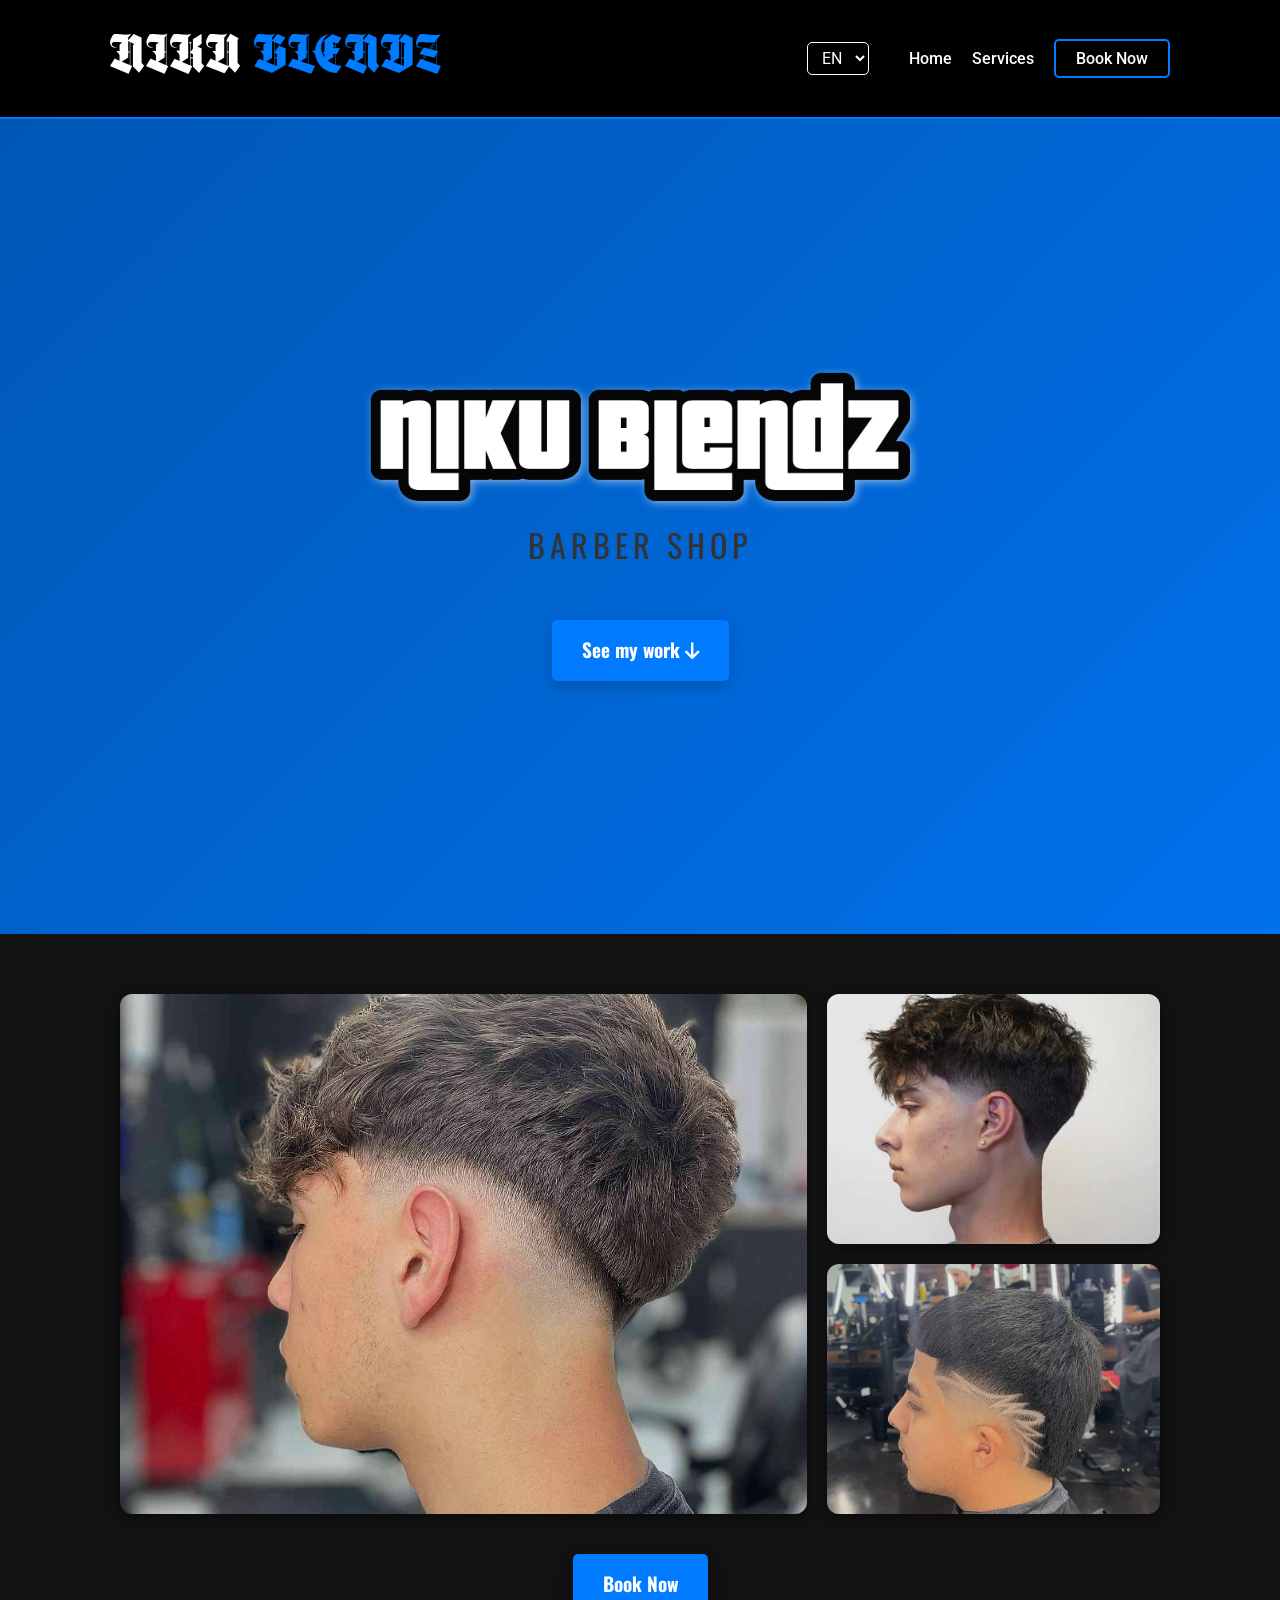
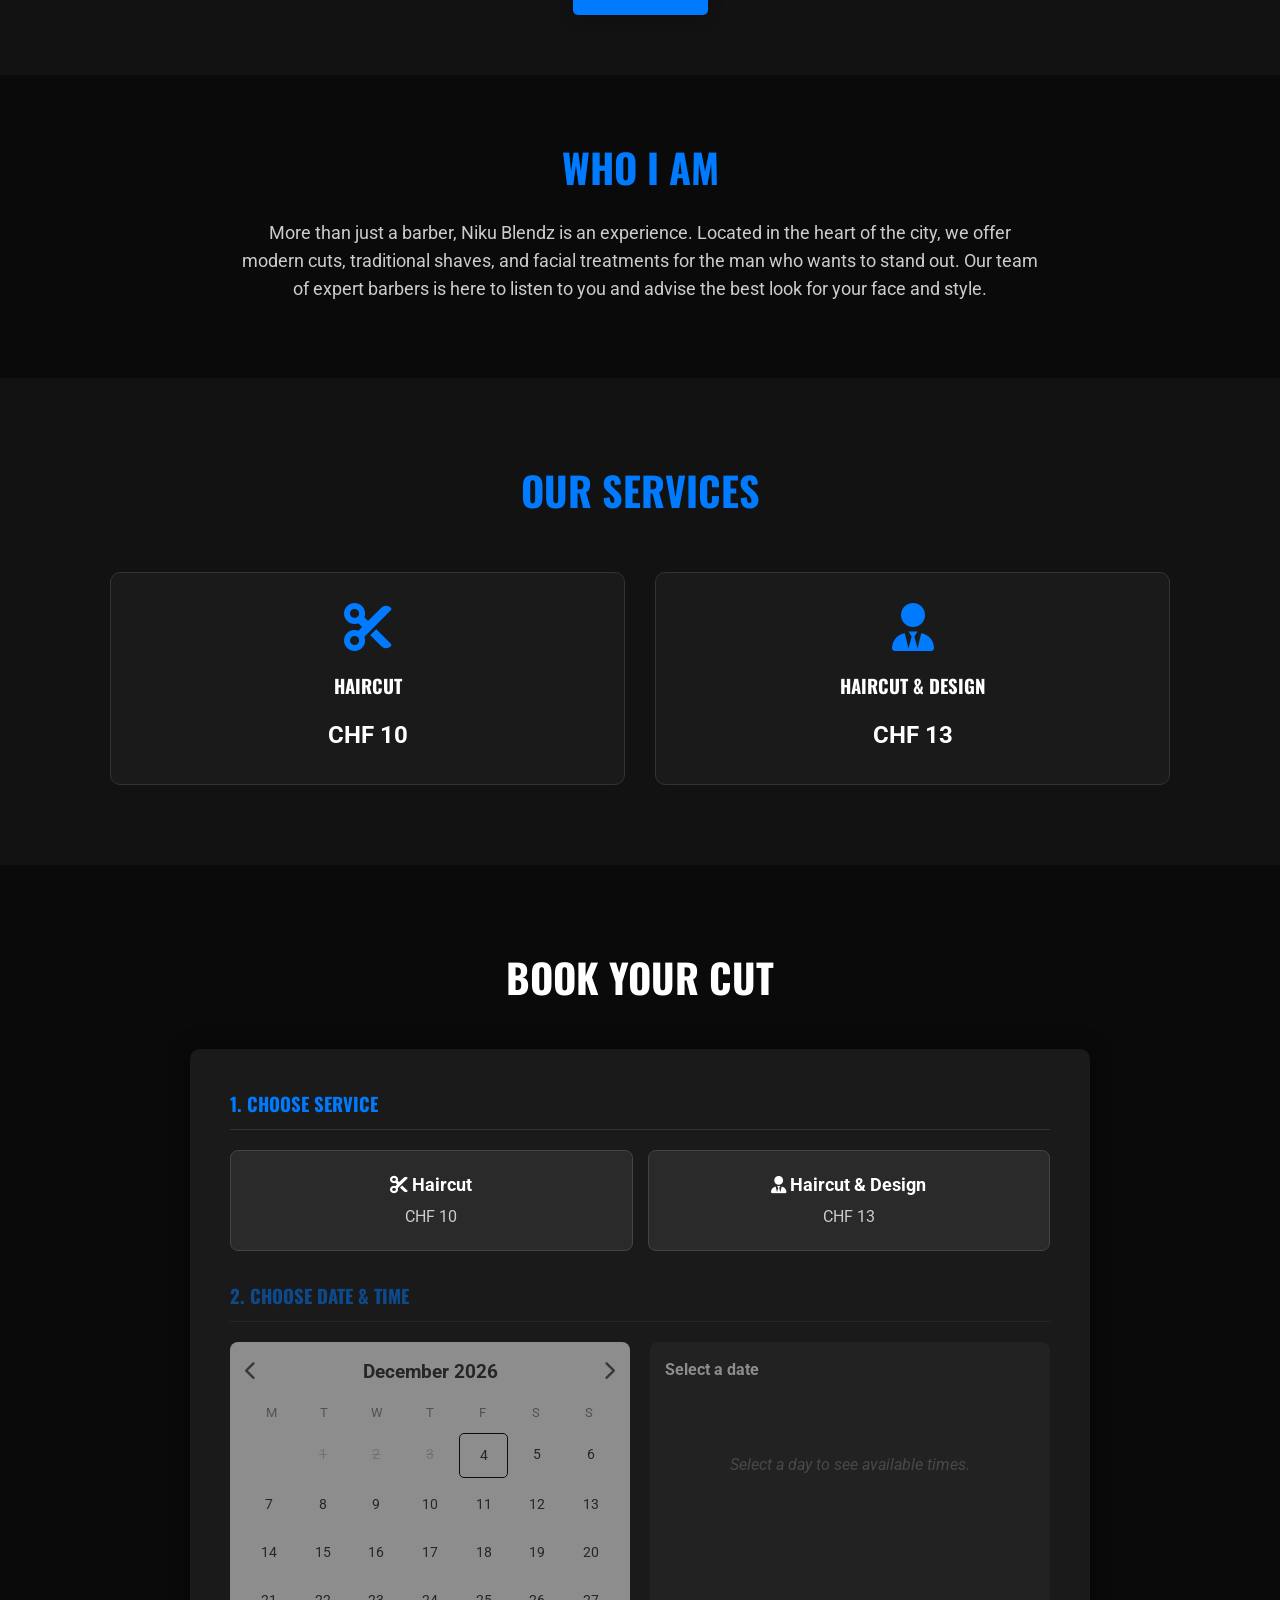
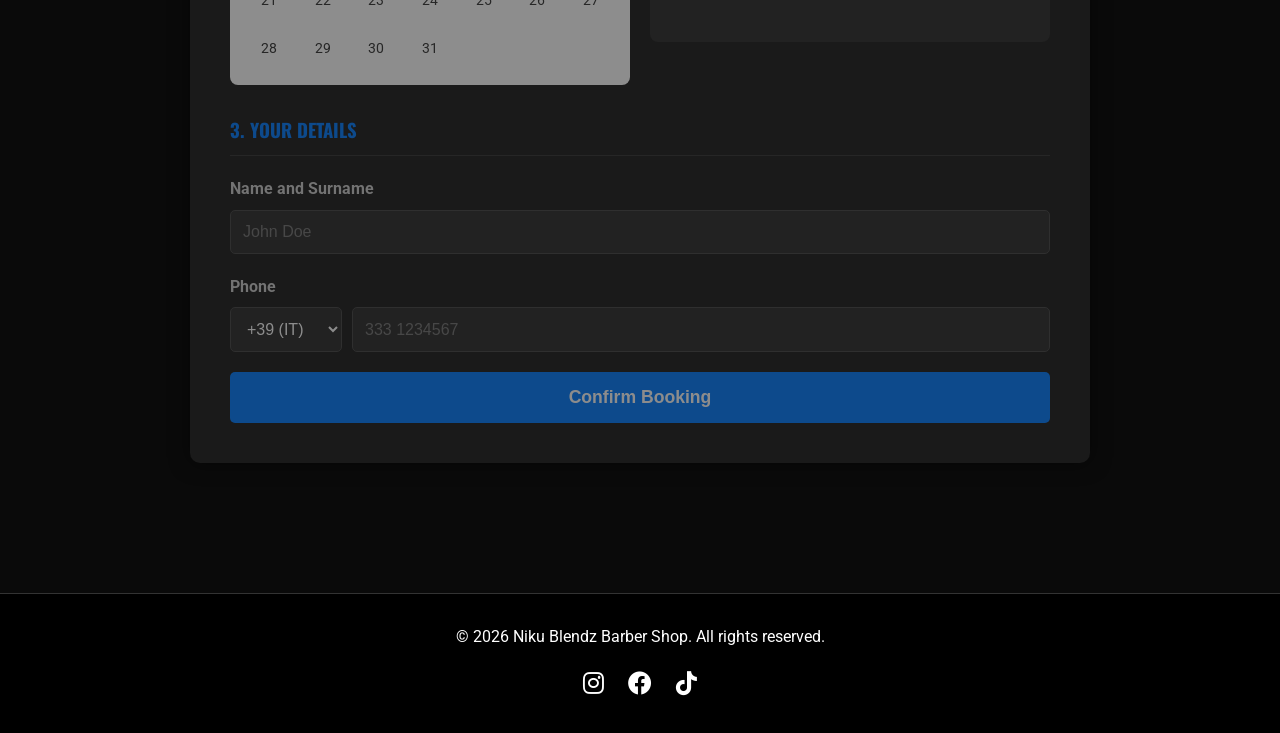
<file: Niku-Blendz/index.html>
<!DOCTYPE html>
<html lang="it">
<head>
    <meta charset="UTF-8">
    <meta name="viewport" content="width=device-width, initial-scale=1.0">
    <title>Niku Blendz - Barber Shop</title>
    <link rel="stylesheet" href="styles.css?v=2">
    <link rel="stylesheet" href="https://cdnjs.cloudflare.com/ajax/libs/font-awesome/6.0.0/css/all.min.css">
    <link href="https://fonts.googleapis.com/css2?family=Kaushan+Script&family=Roboto:wght@400;700&family=Oswald:wght@500;700&display=swap" rel="stylesheet">
</head>
<body>
    <header>
        <div class="container">
            <div class="logo">
                <h1>Niku <span class="accent">Blendz</span></h1>
            </div>
            <nav>
                <div class="lang-selector">
                    <select id="languageSelect">
                        <option value="en">EN</option>
                        <option value="de">DE</option>
                    </select>
                </div>
                <ul>
                    <li><a href="#home" data-lang-key="nav.home">Home</a></li>
                    <li><a href="#services" data-lang-key="nav.services">Services</a></li>
                    <li><a href="#booking" class="btn-nav" data-lang-key="nav.book">Book Now</a></li>
                </ul>
            </nav>
        </div>
    </header>

    <section id="home" class="hero">
        <div class="hero-content">
            <img src="logo.png" alt="Niku Blendz Logo" class="hero-logo">
            <p class="hero-subtitle" data-lang-key="hero.subtitle">Barber Shop</p>
            <a href="#gallery" class="btn-main"><span data-lang-key="hero.cta">See my work</span> <i class="fas fa-arrow-down"></i></a>
        </div>
    </section>

    <section id="gallery" class="gallery">
        <div class="container">
            <!-- Images Only - No Title -->
            <div class="gallery-grid">
                <img src="Low Taper.jpg" alt="Low Taper" class="gallery-img">
                <img src="Taper-Fade.jpg" alt="Taper Fade" class="gallery-img">
                <img src="Design1.jpg" alt="Hair Design 1" class="gallery-img">
                
            </div>

            <div style="text-align: center; margin-top: 40px;">
                <a href="#booking" class="btn-main" data-lang-key="nav.book">Book Now</a>
            </div>
        </div>
    </section>

    <section id="welcome" class="welcome-section">
        <div class="container">
            <div class="welcome-text">
                <h2 data-lang-key="about.title">Who I Am</h2>
                <p data-lang-key="about.text">More than just a barber, Niku Blendz is an experience. Located in the heart of the city, we offer modern cuts, traditional shaves, and facial treatments for the man who wants to stand out. Our team of expert barbers is here to listen to you and advise the best look for your face and style.</p>
            </div>
        </div>
    </section>

    <section id="services" class="services">
        <div class="container">
            <h2 data-lang-key="services.title">Our Services</h2>
            <div class="service-grid">
                <div class="service-card">
                    <i class="fas fa-cut"></i>
                    <h3 data-lang-key="services.haircut">Haircut</h3>
                    
                    <span class="price">CHF 10</span>
                </div>
                <div class="service-card">
                    <i class="fas fa-user-tie"></i>
                    <h3 data-lang-key="services.haircut_design">Haircut & Design</h3>
                    <span class="price">CHF 13</span>
                </div>
            </div>
        </div>
    </section>

    <section id="booking" class="booking">
        <div class="container">
            <h2 data-lang-key="booking.title">Book Your Cut</h2>
            
            <form id="bookingForm">
                <div class="booking-wrapper">
                    <!-- Selezione Servizio -->
                    <div class="form-section">
                        <h3 data-lang-key="booking.step1">1. Choose Service</h3>
                        <div class="service-selection-grid" id="serviceSelection">
                            <div class="service-option" data-value="taglio">
                                <span class="service-name"><i class="fas fa-cut"></i> <span data-lang-key="services.haircut">Haircut</span></span>
                                <span class="service-price">CHF 10</span>
                            </div>
                            <div class="service-option" data-value="completo">
                                <span class="service-name"><i class="fas fa-user-tie"></i> <span data-lang-key="services.haircut_design">Haircut & Design</span></span>
                                <span class="service-price">CHF 13</span>
                            </div>
                        </div>
                        <input type="hidden" id="service" name="service" required>
                    </div>

                    <!-- Calendario e Orari -->
                    <div id="dateTimeSection" class="form-section hidden-section">
                        <h3 data-lang-key="booking.step2">2. Choose Date & Time</h3>
                        <div class="calendar-layout">
                            <!-- Calendario Custom -->
                            <div class="calendar-container">
                                <div class="calendar-header">
                                    <button type="button" id="prevMonth"><i class="fas fa-chevron-left"></i></button>
                                    <h4 id="monthYear">January 2026</h4>
                                    <button type="button" id="nextMonth"><i class="fas fa-chevron-right"></i></button>
                                </div>
                                <div class="calendar-weekdays">
                                    <div data-lang-key="weekday.mon">M</div>
                                    <div data-lang-key="weekday.tue">T</div>
                                    <div data-lang-key="weekday.wed">W</div>
                                    <div data-lang-key="weekday.thu">T</div>
                                    <div data-lang-key="weekday.fri">F</div>
                                    <div data-lang-key="weekday.sat">S</div>
                                    <div data-lang-key="weekday.sun">S</div>
                                </div>
                                <div class="calendar-days" id="calendarDays">
                                    <!-- Days will be generated by JS -->
                                </div>
                            </div>

                            <!-- Orari Disponibili -->
                            <div class="time-slots-container">
                                <h4 id="selectedDateDisplay" data-lang-key="calendar.select_date">Select a date</h4>
                                <div id="timeSlots" class="time-slots-grid">
                                    <!-- Time slots will be generated by JS -->
                                    <p class="placeholder-text" data-lang-key="calendar.placeholder_times">Select a day to see available times.</p>
                                </div>
                            </div>
                        </div>
                        <input type="hidden" id="selectedDate" name="date" required>
                        <input type="hidden" id="selectedTime" name="time" required>
                        <p id="dateTimeError" class="error-msg"></p>
                    </div>

                    <!-- Dati Personali -->
                    <div id="detailsSection" class="form-section hidden-section">
                        <h3 data-lang-key="booking.step3">3. Your Details</h3>
                        <div class="form-group">
                            <label for="name" data-lang-key="booking.details.name">Name and Surname</label>
                            <input type="text" id="name" required placeholder="John Doe">
                        </div>
                        <div class="form-group">
                            <label for="phone" data-lang-key="booking.details.phone">Phone</label>
                            <div class="phone-input-group">
                                <select id="phonePrefix" class="phone-prefix">
                                    <option value="+39" selected>+39 (IT)</option>
                                    <option value="+41">+41 (CH)</option>
                                    <option value="+49">+49 (DE)</option>
                                    <option value="+33">+33 (FR)</option>
                                    <option value="+44">+44 (UK)</option>
                                    <option value="+1">+1 (US)</option>
                                </select>
                                <input type="tel" id="phone" required placeholder="333 1234567">
                            </div>
                        </div>
                        <button type="submit" class="btn-submit" data-lang-key="booking.submit">Confirm Booking</button>
                    </div>
                </div>
            </form>

            <div id="confirmationMessage" class="hidden">
                <i class="fas fa-check-circle"></i>
                <p data-lang-key="booking.confirmation">Thanks! Your booking has been received. We will contact you soon for confirmation.</p>
            </div>
        </div>
    </section>

    <footer>
        <div class="container">
            <p data-lang-key="footer.rights">&copy; 2026 Niku Blendz Barber Shop. All rights reserved.</p>
            <div class="socials">
                <a href="#"><i class="fab fa-instagram"></i></a>
                <a href="#"><i class="fab fa-facebook"></i></a>
                <a href="#"><i class="fab fa-tiktok"></i></a>
            </div>
        </div>
    </footer>

    <script src="script.js?v=2"></script>
</body>
</html>
</file>
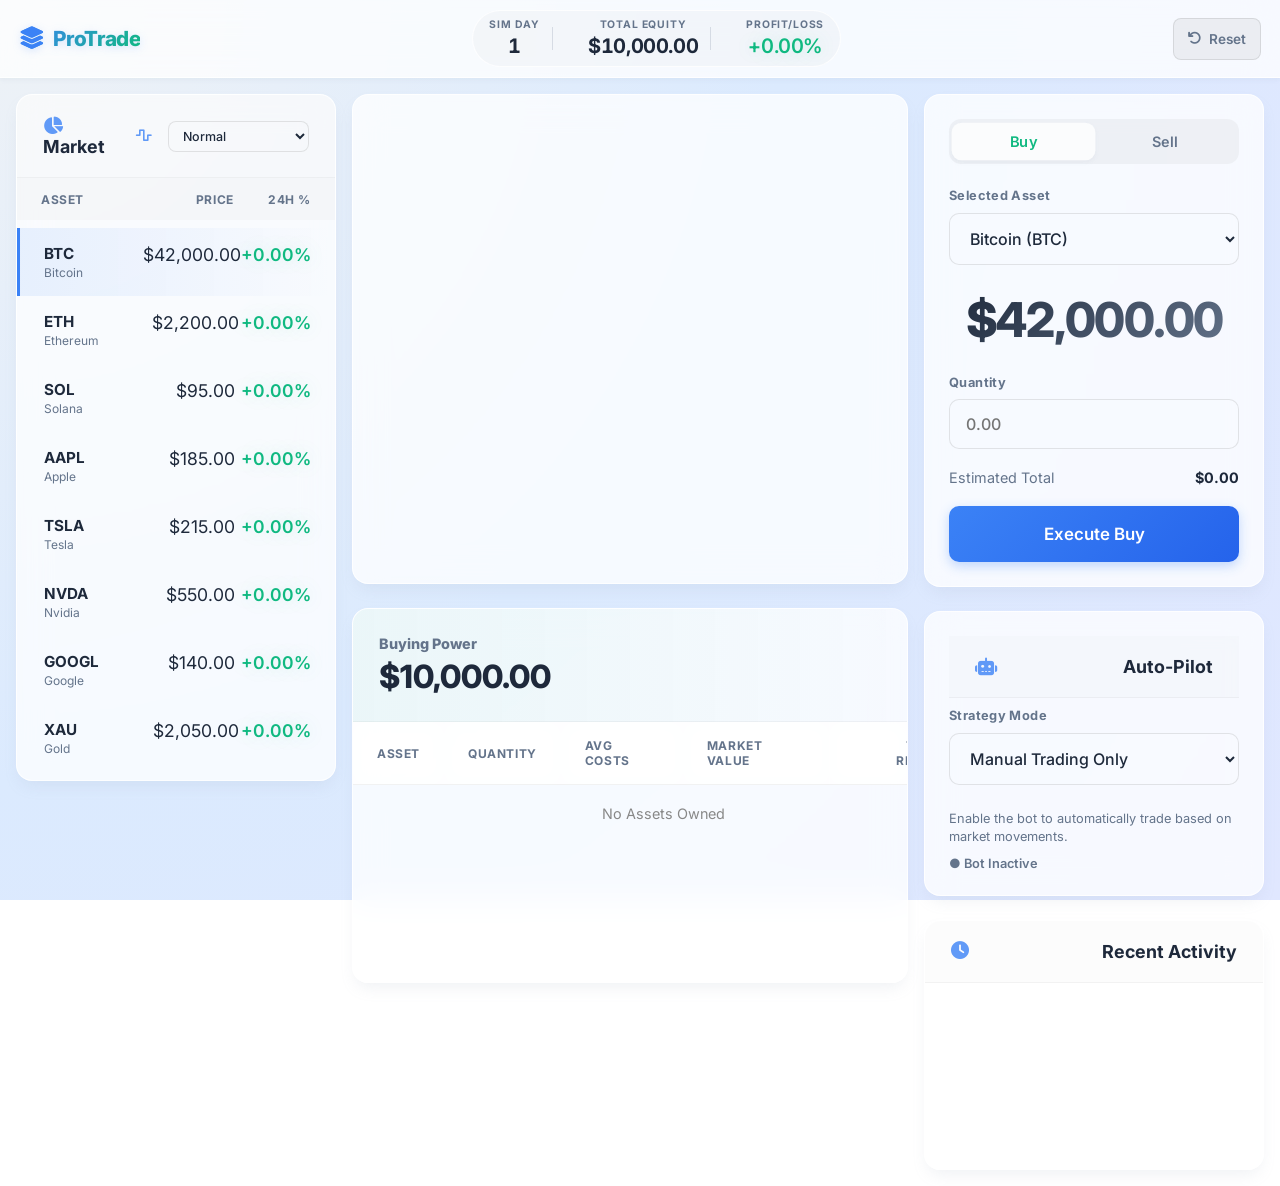
<file: Trading-Simulator/index.html>
<!DOCTYPE html>
<html lang="en">
<head>
    <meta charset="UTF-8">
    <meta name="viewport" content="width=device-width, initial-scale=1.0">
    <title>ProTrade | Advanced Simulator</title>
    <!-- Fonts -->
    <link rel="preconnect" href="https://fonts.googleapis.com">
    <link rel="preconnect" href="https://fonts.gstatic.com" crossorigin>
    <link href="https://fonts.googleapis.com/css2?family=Inter:wght@400;500;600;700;800&display=swap" rel="stylesheet">
    <!-- Icons -->
    <link rel="stylesheet" href="https://cdnjs.cloudflare.com/ajax/libs/font-awesome/6.4.0/css/all.min.css">
    <link rel="stylesheet" href="styles.css">
</head>
<body>

    <!-- Navbar -->
    <header class="top-bar">
        <div class="logo">
            <i class="fas fa-layer-group"></i> ProTrade
        </div>
        
        <div class="stats-group">
            <div class="stat-item">
                <span class="label">Sim Day</span>
                <span id="day-counter" class="value">1</span>
            </div>
            <div class="stat-divider"></div>
            <div class="stat-item">
                <span class="label">Total Equity</span>
                <span id="total-equity" class="value">$10,000.00</span>
            </div>
            <div class="stat-divider"></div>
            <div class="stat-item">
                <span class="label">Profit/Loss</span>
                <span id="total-pl" class="value">0.00%</span>
            </div>
        </div>

        <div class="controls">
            <button id="reset-btn" class="btn-reset" title="Reset Simulation"><i class="fas fa-undo"></i> Reset</button>
        </div>
    </header>

    <!-- Main Grid -->
    <main class="dashboard-grid">
        
        <!-- Left: Market -->
        <section class="panel market-panel">
            <h3>
                <span><i class="fas fa-chart-pie"></i> Market</span>
                <div class="volatility-control" style="font-size: 0.8rem; font-weight: normal;">
                    <i class="fas fa-wave-square"></i>
                    <select id="risk-level" title="Market Volatility">
                        <option value="low">Low Volatility</option>
                        <option value="medium" selected>Normal</option>
                        <option value="high">High Volatility</option>
                    </select>
                </div>
            </h3>
            <div class="market-list-header">
                <span>Asset</span>
                <span style="text-align:right">Price</span>
                <span style="text-align:right">24h %</span>
            </div>
            <div id="market-list" class="market-list">
                <!-- JS Injection -->
            </div>
        </section>

        <!-- Center: Chart & Portfolio -->
        <section class="center-column">
            <!-- Chart -->
            <div class="panel chart-panel">
                <div id="chart-tooltip"></div>
                <canvas id="portfolio-chart"></canvas>
            </div>

            <!-- Holdings -->
            <div class="panel holdings-panel">
                <div class="cash-display">
                    <span style="font-size: 0.9rem; color: var(--text-secondary); display: block; margin-bottom: 5px;">Buying Power</span>
                    <span id="available-cash">$10,000.00</span>
                </div>
                <div class="holdings-table-container">
                    <table class="holdings-table">
                        <thead>
                            <tr>
                                <th>Asset</th>
                                <th>Quantity</th>
                                <th>Avg Costs</th>
                                <th>Market Value</th>
                                <th style="text-align: right;">Total Return</th>
                            </tr>
                        </thead>
                        <tbody id="holdings-list">
                            <!-- JS Injection -->
                        </tbody>
                    </table>
                </div>
            </div>
        </section>

        <!-- Right: Actions -->
        <section class="right-panel">
            
            <!-- Analysis & Trade -->
            <div class="trade-box">
                <div class="tabs">
                    <button class="tab-btn active" data-tab="buy">Buy</button>
                    <button class="tab-btn" data-tab="sell">Sell</button>
                </div>

                <div class="form-group">
                    <label>Selected Asset</label>
                    <select id="trade-asset-select">
                        <!-- JS Injection -->
                    </select>
                </div>

                <div id="trade-price-display" class="price-display-large">$0.00</div>

                <div class="form-group">
                    <label>Quantity</label>
                    <div class="input-wrapper">
                        <input type="number" id="trade-qty" min="0" step="0.01" placeholder="0.00">
                    </div>
                </div>

                <div class="trade-summary" style="display: flex; justify-content: space-between; margin-bottom: 20px; font-size: 0.9rem;">
                    <span style="color: var(--text-secondary)">Estimated Total</span>
                    <strong id="trade-total">$0.00</strong>
                </div>

                <button id="confirm-trade-btn" class="btn-primary">Execute Order</button>
            </div>

            <!-- Strategy Bot -->
            <div class="panel" style="padding: 1.5rem;">
                <h3><i class="fas fa-robot"></i> Auto-Pilot</h3>
                <div class="form-group">
                    <label style="margin-top: 10px;">Strategy Mode</label>
                    <select id="strategy-select">
                        <option value="none">Manual Trading Only</option>
                        <option value="buy-dip">Conservative (Buy Dips)</option>
                        <option value="momentum">Aggressive (Momentum)</option>
                    </select>
                </div>
                <div style="font-size: 0.8rem; color: var(--text-secondary); line-height: 1.4; margin-top: 5px;" id="strategy-desc">
                    Enable the bot to automatically trade based on market movements.
                </div>
                <div id="bot-status" style="margin-top: 10px; font-size: 0.8rem; font-weight: 600; color: var(--text-secondary);">
                    ● Bot Inactive
                </div>
            </div>

            <!-- History -->
            <div class="panel history-box">
                <h3><i class="fas fa-clock"></i> Recent Activity</h3>
                <div id="transaction-list" class="transaction-list">
                    <!-- JS Injection -->
                </div>
            </div>
        </section>
    </main>

    <!-- Toast Container -->
    <div id="toast-container"></div>

    <script src="script.js"></script>
</body>
</html>
</file>
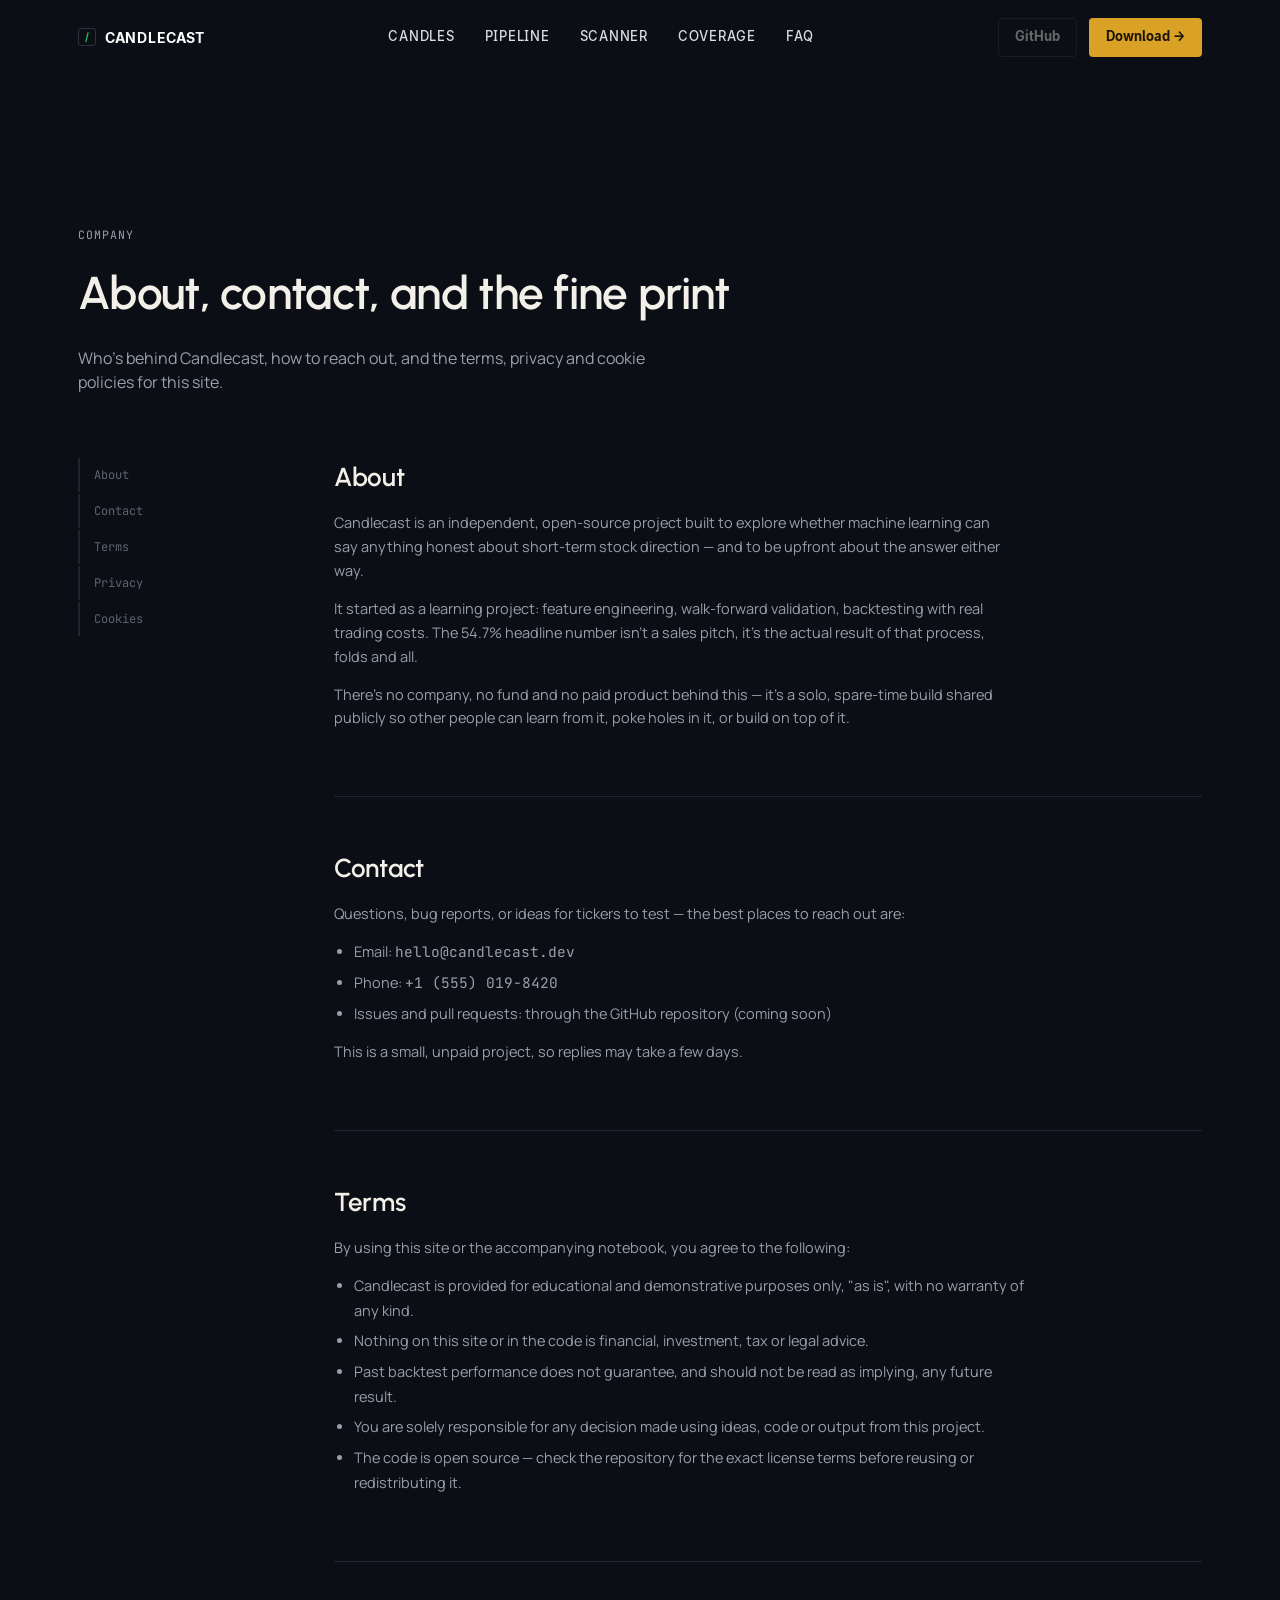
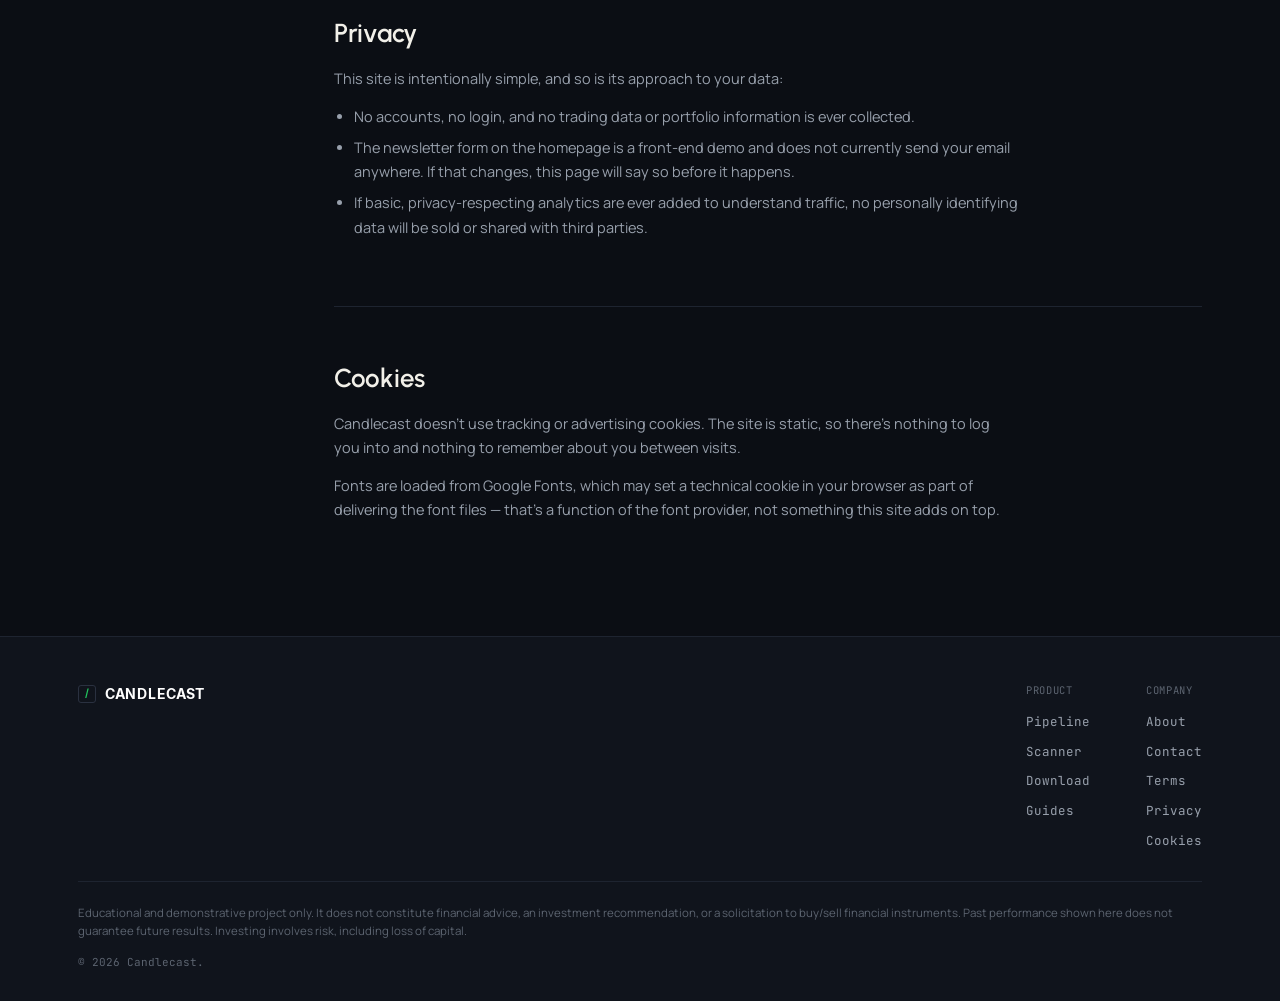
<file: Candlecast/company.html>
<!DOCTYPE html>
<html lang="en">
<head>
<meta charset="UTF-8">
<meta name="viewport" content="width=device-width, initial-scale=1.0">
<title>Company — Candlecast</title>
<meta name="description" content="About Candlecast, how to get in touch, and the terms, privacy and cookie policies for the site.">
<link rel="icon" type="image/svg+xml" href="favicon.svg">
<link rel="preconnect" href="https://fonts.googleapis.com">
<link href="https://fonts.googleapis.com/css2?family=Urbanist:wght@400;500;600;700;800&family=Manrope:wght@300;400;500;600;700&family=JetBrains+Mono:wght@400;500;600;700;800&display=swap" rel="stylesheet">
<link rel="stylesheet" href="style.css">
</head>
<body>

<nav>
  <div class="container">
    <a href="index.html#top" class="logo"><span class="glyph">/</span>CANDLECAST</a>
    <div class="nav-links">
      <a href="index.html#candles">Candles</a><a href="index.html#pipeline">Pipeline</a><a href="index.html#scanner">Scanner</a><a href="index.html#coverage">Coverage</a><a href="index.html#honesty">FAQ</a>
    </div>
    <div class="nav-right">
      <span class="btn btn-outline btn-disabled" aria-disabled="true" title="Repository not public yet">GitHub</span>
      <a href="index.html#download" class="btn btn-solid">Download →</a>
      <button type="button" class="nav-toggle" id="navToggle" aria-label="Toggle menu" aria-expanded="false" aria-controls="mobileMenu">
        <span></span><span></span><span></span>
      </button>
    </div>
  </div>
  <div class="mobile-menu" id="mobileMenu">
    <a href="index.html#candles">Candles</a>
    <a href="index.html#pipeline">Pipeline</a>
    <a href="index.html#scanner">Scanner</a>
    <a href="index.html#coverage">Coverage</a>
    <a href="index.html#honesty">FAQ</a>
    <a href="index.html#download">Download</a>
    <div class="mobile-menu-divider"></div>
    <a href="guides.html">Guides</a>
    <a href="company.html#about">Company</a>
  </div>
</nav>

<header class="page-hero">
  <div class="container">
    <div class="kicker">Company</div>
    <h1>About, contact, and the fine print</h1>
    <p>Who's behind Candlecast, how to reach out, and the terms, privacy and cookie policies for this site.</p>
  </div>
</header>

<section class="section-pad" style="padding-top:0;">
  <div class="container">
    <div class="legal-layout">
      <nav class="guide-toc">
        <a href="#about">About</a>
        <a href="#contact">Contact</a>
        <a href="#terms">Terms</a>
        <a href="#privacy">Privacy</a>
        <a href="#cookies">Cookies</a>
      </nav>

      <div>
        <article class="legal-section" id="about">
          <h2>About</h2>
          <p>Candlecast is an independent, open-source project built to explore whether machine learning can say anything honest about short-term stock direction — and to be upfront about the answer either way.</p>
          <p>It started as a learning project: feature engineering, walk-forward validation, backtesting with real trading costs. The 54.7% headline number isn't a sales pitch, it's the actual result of that process, folds and all.</p>
          <p>There's no company, no fund and no paid product behind this — it's a solo, spare-time build shared publicly so other people can learn from it, poke holes in it, or build on top of it.</p>
        </article>

        <article class="legal-section" id="contact">
          <h2>Contact</h2>
          <p>Questions, bug reports, or ideas for tickers to test — the best places to reach out are:</p>
          <ul>
            <li>Email: <a href="mailto:hello@candlecast.dev" class="mono">hello@candlecast.dev</a></li>
            <li>Phone: <a href="tel:+15550198420" class="mono">+1 (555) 019-8420</a></li>
            <li>Issues and pull requests: through the GitHub repository (coming soon)</li>
          </ul>
          <p>This is a small, unpaid project, so replies may take a few days.</p>
        </article>

        <article class="legal-section" id="terms">
          <h2>Terms</h2>
          <p>By using this site or the accompanying notebook, you agree to the following:</p>
          <ul>
            <li>Candlecast is provided for educational and demonstrative purposes only, "as is", with no warranty of any kind.</li>
            <li>Nothing on this site or in the code is financial, investment, tax or legal advice.</li>
            <li>Past backtest performance does not guarantee, and should not be read as implying, any future result.</li>
            <li>You are solely responsible for any decision made using ideas, code or output from this project.</li>
            <li>The code is open source — check the repository for the exact license terms before reusing or redistributing it.</li>
          </ul>
        </article>

        <article class="legal-section" id="privacy">
          <h2>Privacy</h2>
          <p>This site is intentionally simple, and so is its approach to your data:</p>
          <ul>
            <li>No accounts, no login, and no trading data or portfolio information is ever collected.</li>
            <li>The newsletter form on the homepage is a front-end demo and does not currently send your email anywhere. If that changes, this page will say so before it happens.</li>
            <li>If basic, privacy-respecting analytics are ever added to understand traffic, no personally identifying data will be sold or shared with third parties.</li>
          </ul>
        </article>

        <article class="legal-section" id="cookies">
          <h2>Cookies</h2>
          <p>Candlecast doesn't use tracking or advertising cookies. The site is static, so there's nothing to log you into and nothing to remember about you between visits.</p>
          <p>Fonts are loaded from Google Fonts, which may set a technical cookie in your browser as part of delivering the font files — that's a function of the font provider, not something this site adds on top.</p>
        </article>
      </div>
    </div>
  </div>
</section>

<footer>
  <div class="container">
    <div class="footer-grid">
      <a href="index.html#top" class="logo"><span class="glyph">/</span>CANDLECAST</a>
      <div class="footer-cols">
        <div class="footer-col">
          <div class="footer-col-title">Product</div>
          <a href="index.html#pipeline">Pipeline</a>
          <a href="index.html#scanner">Scanner</a>
          <a href="index.html#download">Download</a>
          <a href="guides.html">Guides</a>
        </div>
        <div class="footer-col">
          <div class="footer-col-title">Company</div>
          <a href="company.html#about">About</a>
          <a href="company.html#contact">Contact</a>
          <a href="company.html#terms">Terms</a>
          <a href="company.html#privacy">Privacy</a>
          <a href="company.html#cookies">Cookies</a>
        </div>
      </div>
    </div>
    <div class="footer-disclaimer">Educational and demonstrative project only. It does not constitute financial advice, an investment recommendation, or a solicitation to buy/sell financial instruments. Past performance shown here does not guarantee future results. Investing involves risk, including loss of capital.</div>
    <div class="copyright">© 2026 Candlecast.</div>
  </div>
</footer>

<script src="nav.js"></script>
</body>
</html>
</file>
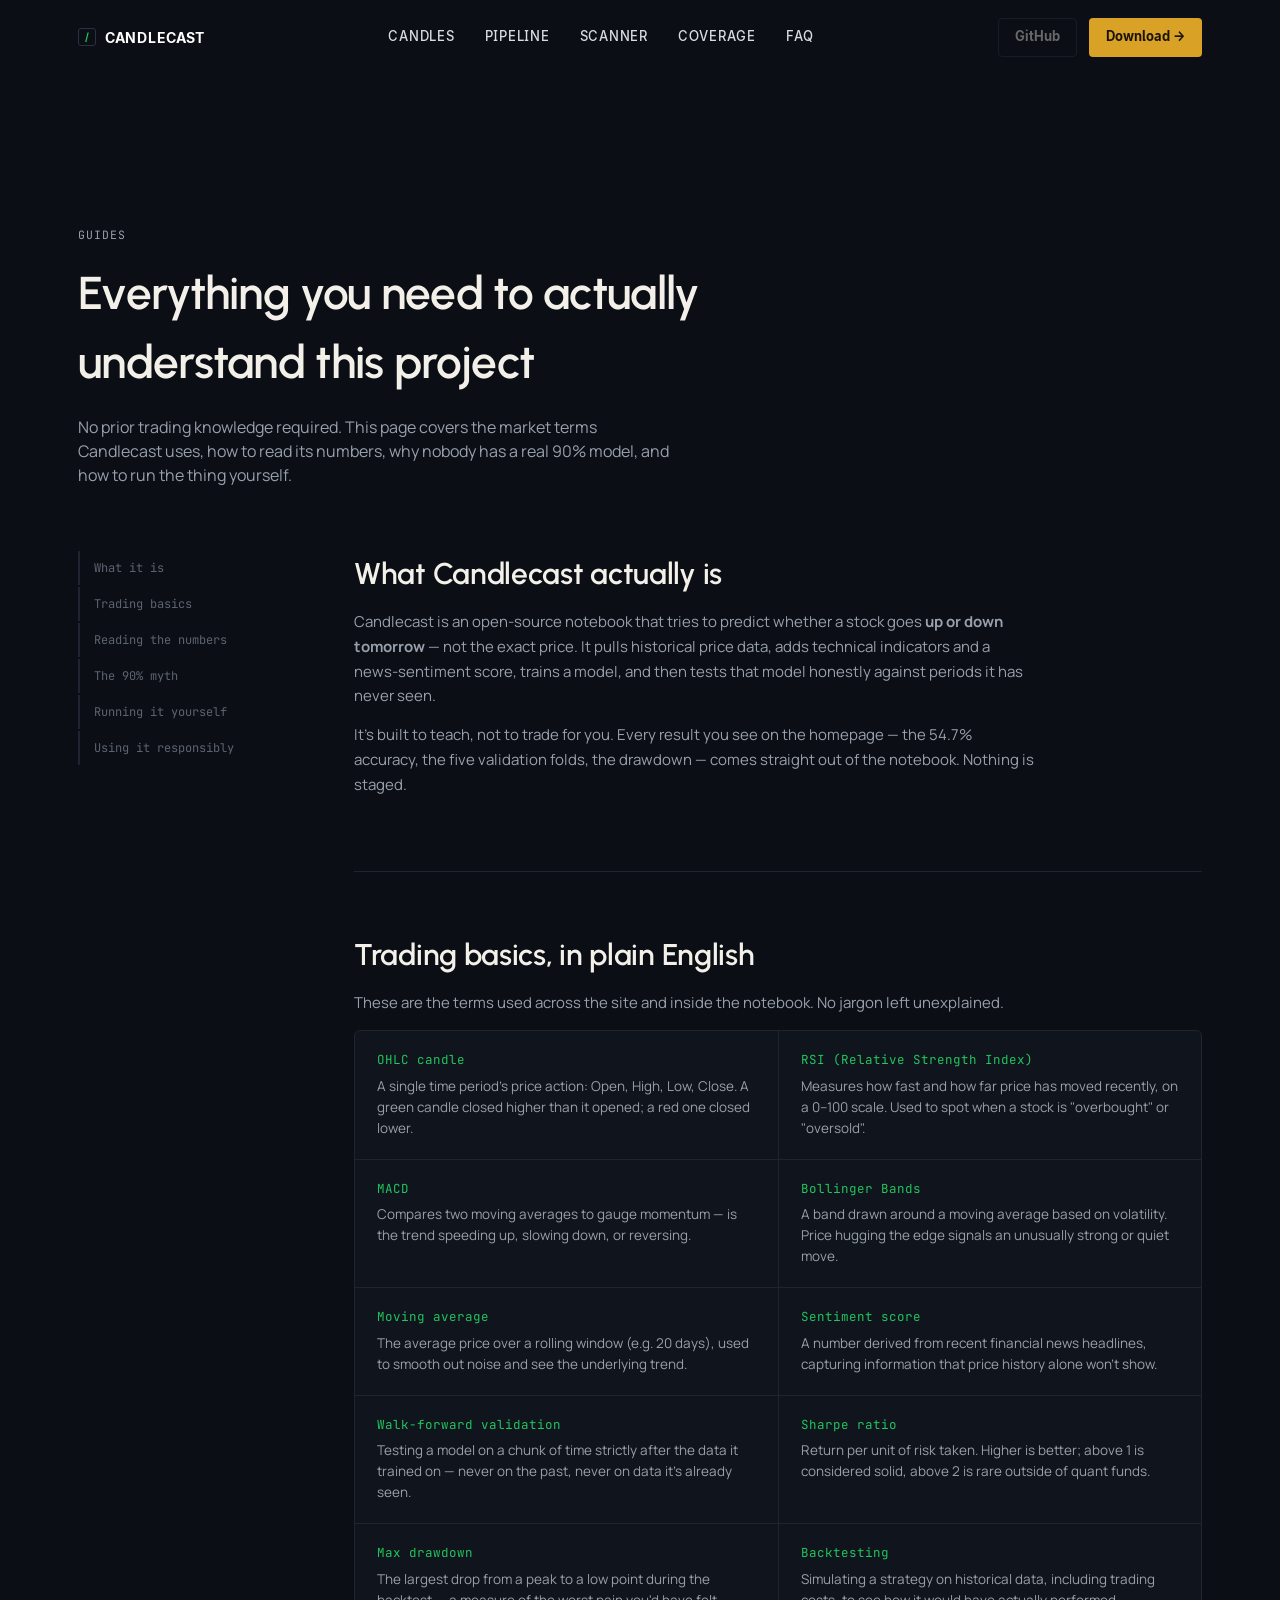
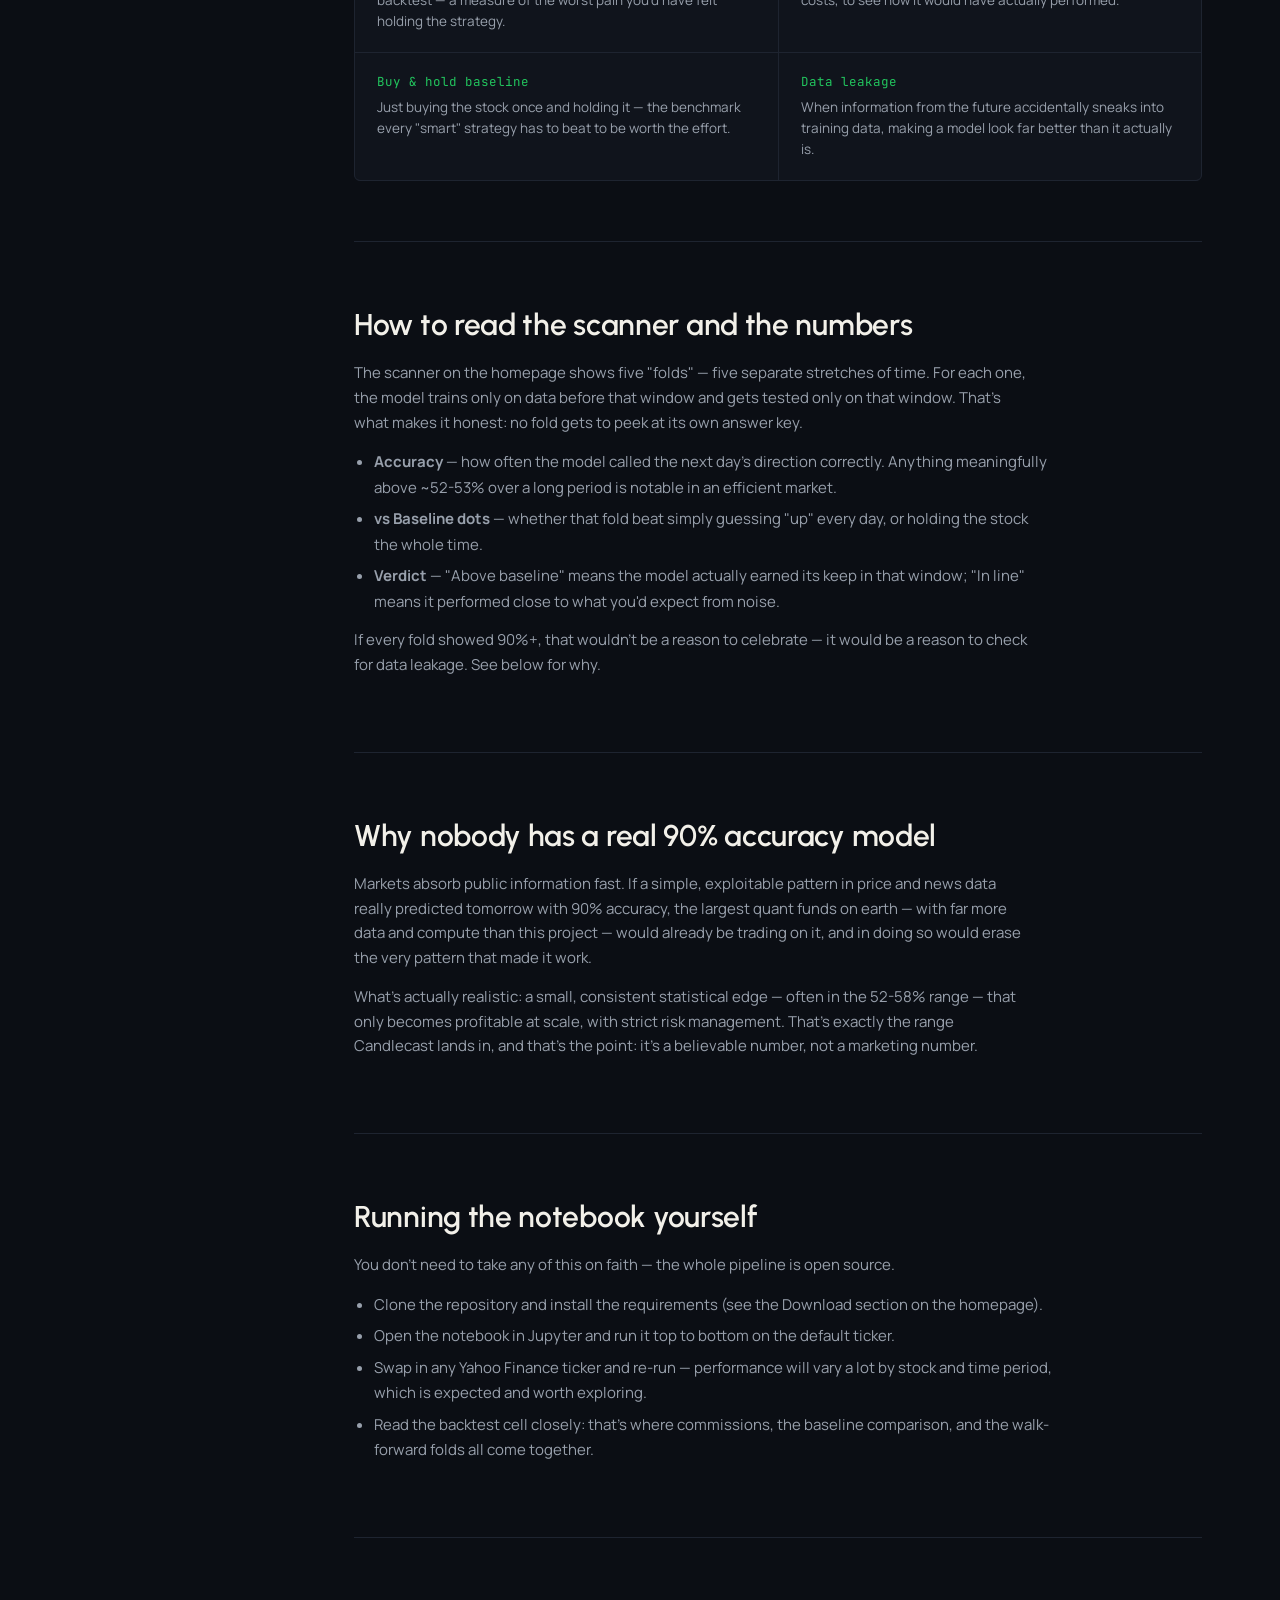
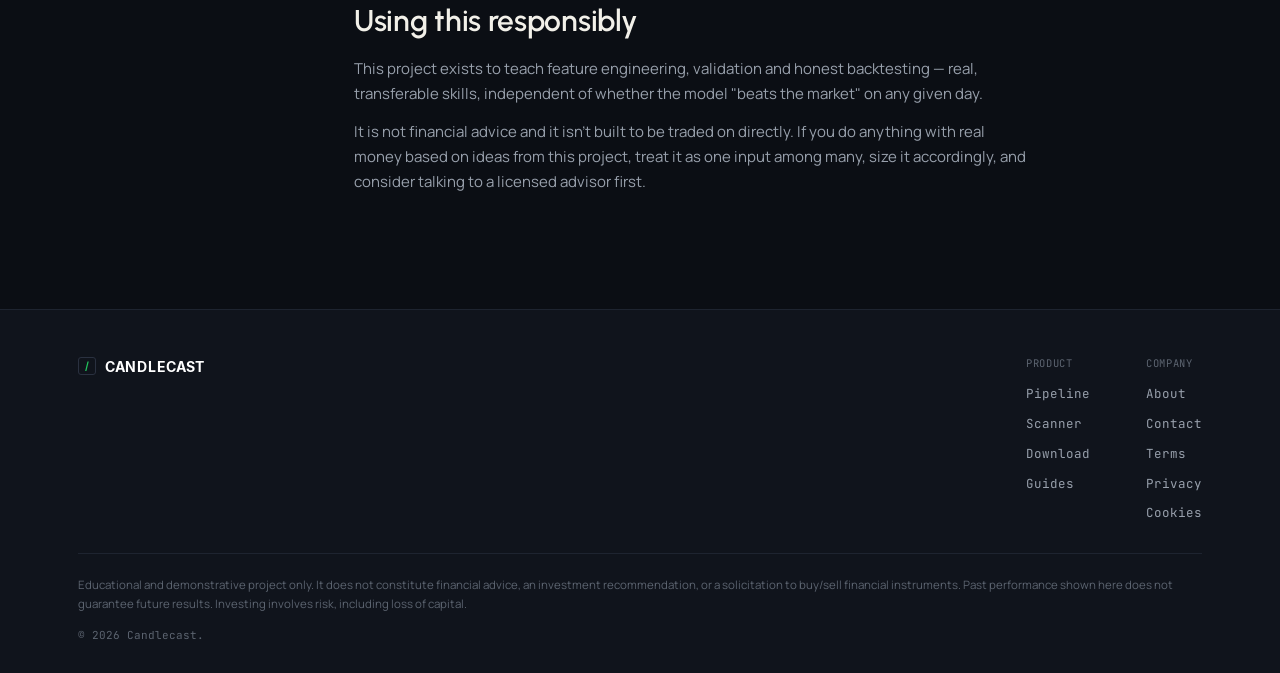
<file: Candlecast/guides.html>
<!DOCTYPE html>
<html lang="en">
<head>
<meta charset="UTF-8">
<meta name="viewport" content="width=device-width, initial-scale=1.0">
<title>Guides — Candlecast</title>
<meta name="description" content="Trading basics, model terms and a plain-English walkthrough of how Candlecast actually works.">
<link rel="icon" type="image/svg+xml" href="favicon.svg">
<link rel="preconnect" href="https://fonts.googleapis.com">
<link href="https://fonts.googleapis.com/css2?family=Urbanist:wght@400;500;600;700;800&family=Manrope:wght@300;400;500;600;700&family=JetBrains+Mono:wght@400;500;600;700;800&display=swap" rel="stylesheet">
<link rel="stylesheet" href="style.css">
</head>
<body>

<nav>
  <div class="container">
    <a href="index.html#top" class="logo"><span class="glyph">/</span>CANDLECAST</a>
    <div class="nav-links">
      <a href="index.html#candles">Candles</a><a href="index.html#pipeline">Pipeline</a><a href="index.html#scanner">Scanner</a><a href="index.html#coverage">Coverage</a><a href="index.html#honesty">FAQ</a>
    </div>
    <div class="nav-right">
      <span class="btn btn-outline btn-disabled" aria-disabled="true" title="Repository not public yet">GitHub</span>
      <a href="index.html#download" class="btn btn-solid">Download →</a>
      <button type="button" class="nav-toggle" id="navToggle" aria-label="Toggle menu" aria-expanded="false" aria-controls="mobileMenu">
        <span></span><span></span><span></span>
      </button>
    </div>
  </div>
  <div class="mobile-menu" id="mobileMenu">
    <a href="index.html#candles">Candles</a>
    <a href="index.html#pipeline">Pipeline</a>
    <a href="index.html#scanner">Scanner</a>
    <a href="index.html#coverage">Coverage</a>
    <a href="index.html#honesty">FAQ</a>
    <a href="index.html#download">Download</a>
    <div class="mobile-menu-divider"></div>
    <a href="guides.html">Guides</a>
    <a href="company.html#about">Company</a>
  </div>
</nav>

<header class="page-hero">
  <div class="container">
    <div class="kicker">Guides</div>
    <h1>Everything you need to actually understand this project</h1>
    <p>No prior trading knowledge required. This page covers the market terms Candlecast uses, how to read its numbers, why nobody has a real 90% model, and how to run the thing yourself.</p>
  </div>
</header>

<section class="section-pad" style="padding-top:0;">
  <div class="container">
    <div class="guide-layout">
      <nav class="guide-toc">
        <a href="#what">What it is</a>
        <a href="#basics">Trading basics</a>
        <a href="#reading">Reading the numbers</a>
        <a href="#myth">The 90% myth</a>
        <a href="#start">Running it yourself</a>
        <a href="#responsible">Using it responsibly</a>
      </nav>

      <div>
        <article class="guide-section" id="what">
          <h2>What Candlecast actually is</h2>
          <p>Candlecast is an open-source notebook that tries to predict whether a stock goes <b>up or down tomorrow</b> — not the exact price. It pulls historical price data, adds technical indicators and a news-sentiment score, trains a model, and then tests that model honestly against periods it has never seen.</p>
          <p>It's built to teach, not to trade for you. Every result you see on the homepage — the 54.7% accuracy, the five validation folds, the drawdown — comes straight out of the notebook. Nothing is staged.</p>
        </article>

        <article class="guide-section" id="basics">
          <h2>Trading basics, in plain English</h2>
          <p>These are the terms used across the site and inside the notebook. No jargon left unexplained.</p>
          <dl class="glossary-grid">
            <div class="glossary-item"><dt>OHLC candle</dt><dd>A single time period's price action: Open, High, Low, Close. A green candle closed higher than it opened; a red one closed lower.</dd></div>
            <div class="glossary-item"><dt>RSI (Relative Strength Index)</dt><dd>Measures how fast and how far price has moved recently, on a 0–100 scale. Used to spot when a stock is "overbought" or "oversold".</dd></div>
            <div class="glossary-item"><dt>MACD</dt><dd>Compares two moving averages to gauge momentum — is the trend speeding up, slowing down, or reversing.</dd></div>
            <div class="glossary-item"><dt>Bollinger Bands</dt><dd>A band drawn around a moving average based on volatility. Price hugging the edge signals an unusually strong or quiet move.</dd></div>
            <div class="glossary-item"><dt>Moving average</dt><dd>The average price over a rolling window (e.g. 20 days), used to smooth out noise and see the underlying trend.</dd></div>
            <div class="glossary-item"><dt>Sentiment score</dt><dd>A number derived from recent financial news headlines, capturing information that price history alone won't show.</dd></div>
            <div class="glossary-item"><dt>Walk-forward validation</dt><dd>Testing a model on a chunk of time strictly after the data it trained on — never on the past, never on data it's already seen.</dd></div>
            <div class="glossary-item"><dt>Sharpe ratio</dt><dd>Return per unit of risk taken. Higher is better; above 1 is considered solid, above 2 is rare outside of quant funds.</dd></div>
            <div class="glossary-item"><dt>Max drawdown</dt><dd>The largest drop from a peak to a low point during the backtest — a measure of the worst pain you'd have felt holding the strategy.</dd></div>
            <div class="glossary-item"><dt>Backtesting</dt><dd>Simulating a strategy on historical data, including trading costs, to see how it would have actually performed.</dd></div>
            <div class="glossary-item"><dt>Buy & hold baseline</dt><dd>Just buying the stock once and holding it — the benchmark every "smart" strategy has to beat to be worth the effort.</dd></div>
            <div class="glossary-item"><dt>Data leakage</dt><dd>When information from the future accidentally sneaks into training data, making a model look far better than it actually is.</dd></div>
          </dl>
        </article>

        <article class="guide-section" id="reading">
          <h2>How to read the scanner and the numbers</h2>
          <p>The scanner on the homepage shows five "folds" — five separate stretches of time. For each one, the model trains only on data before that window and gets tested only on that window. That's what makes it honest: no fold gets to peek at its own answer key.</p>
          <ul>
            <li><b>Accuracy</b> — how often the model called the next day's direction correctly. Anything meaningfully above ~52-53% over a long period is notable in an efficient market.</li>
            <li><b>vs Baseline dots</b> — whether that fold beat simply guessing "up" every day, or holding the stock the whole time.</li>
            <li><b>Verdict</b> — "Above baseline" means the model actually earned its keep in that window; "In line" means it performed close to what you'd expect from noise.</li>
          </ul>
          <p>If every fold showed 90%+, that wouldn't be a reason to celebrate — it would be a reason to check for data leakage. See <a href="#myth">below</a> for why.</p>
        </article>

        <article class="guide-section" id="myth">
          <h2>Why nobody has a real 90% accuracy model</h2>
          <p>Markets absorb public information fast. If a simple, exploitable pattern in price and news data really predicted tomorrow with 90% accuracy, the largest quant funds on earth — with far more data and compute than this project — would already be trading on it, and in doing so would erase the very pattern that made it work.</p>
          <p>What's actually realistic: a small, consistent statistical edge — often in the 52-58% range — that only becomes profitable at scale, with strict risk management. That's exactly the range Candlecast lands in, and that's the point: it's a believable number, not a marketing number.</p>
        </article>

        <article class="guide-section" id="start">
          <h2>Running the notebook yourself</h2>
          <p>You don't need to take any of this on faith — the whole pipeline is open source.</p>
          <ul>
            <li>Clone the repository and install the requirements (see the <a href="index.html#download">Download</a> section on the homepage).</li>
            <li>Open the notebook in Jupyter and run it top to bottom on the default ticker.</li>
            <li>Swap in any Yahoo Finance ticker and re-run — performance will vary a lot by stock and time period, which is expected and worth exploring.</li>
            <li>Read the backtest cell closely: that's where commissions, the baseline comparison, and the walk-forward folds all come together.</li>
          </ul>
        </article>

        <article class="guide-section" id="responsible">
          <h2>Using this responsibly</h2>
          <p>This project exists to teach feature engineering, validation and honest backtesting — real, transferable skills, independent of whether the model "beats the market" on any given day.</p>
          <p>It is not financial advice and it isn't built to be traded on directly. If you do anything with real money based on ideas from this project, treat it as one input among many, size it accordingly, and consider talking to a licensed advisor first.</p>
        </article>
      </div>
    </div>
  </div>
</section>

<footer>
  <div class="container">
    <div class="footer-grid">
      <a href="index.html#top" class="logo"><span class="glyph">/</span>CANDLECAST</a>
      <div class="footer-cols">
        <div class="footer-col">
          <div class="footer-col-title">Product</div>
          <a href="index.html#pipeline">Pipeline</a>
          <a href="index.html#scanner">Scanner</a>
          <a href="index.html#download">Download</a>
          <a href="guides.html">Guides</a>
        </div>
        <div class="footer-col">
          <div class="footer-col-title">Company</div>
          <a href="company.html#about">About</a>
          <a href="company.html#contact">Contact</a>
          <a href="company.html#terms">Terms</a>
          <a href="company.html#privacy">Privacy</a>
          <a href="company.html#cookies">Cookies</a>
        </div>
      </div>
    </div>
    <div class="footer-disclaimer">Educational and demonstrative project only. It does not constitute financial advice, an investment recommendation, or a solicitation to buy/sell financial instruments. Past performance shown here does not guarantee future results. Investing involves risk, including loss of capital.</div>
    <div class="copyright">© 2026 Candlecast.</div>
  </div>
</footer>

<script src="nav.js"></script>
</body>
</html>
</file>
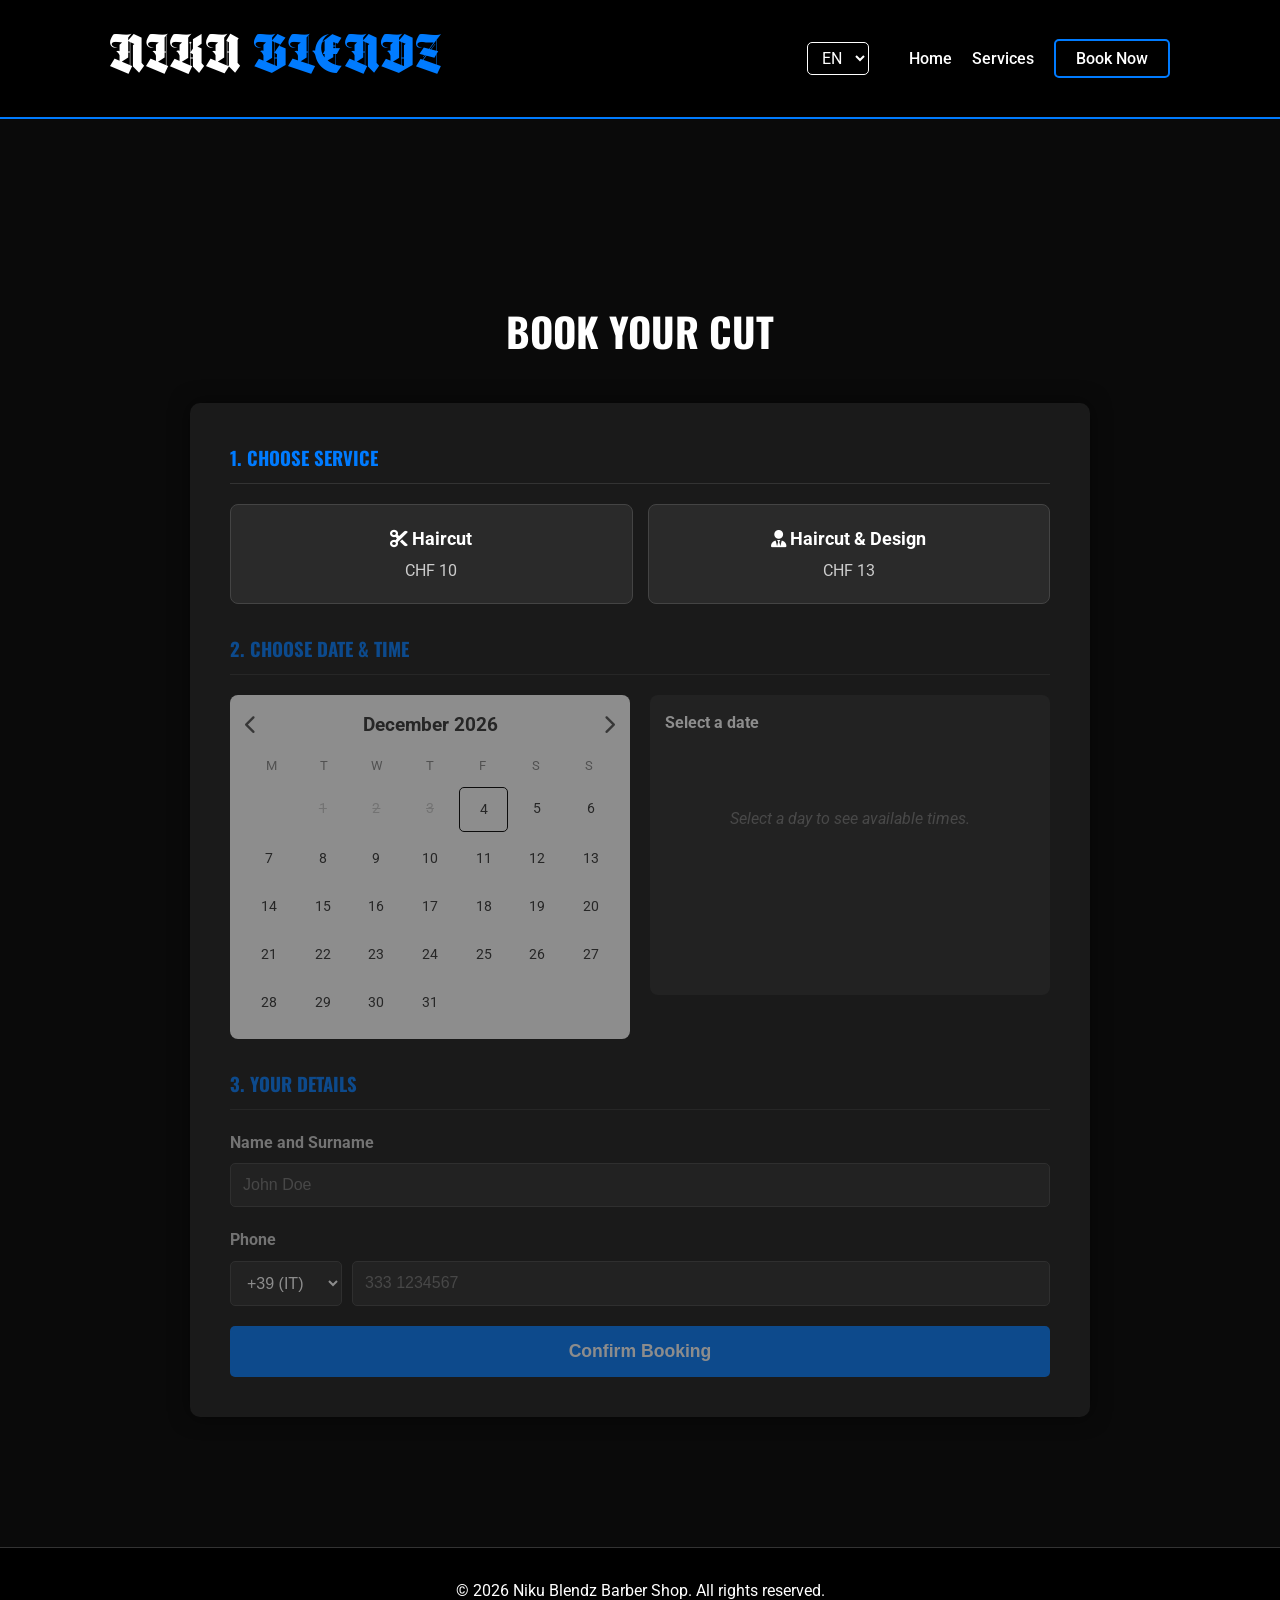
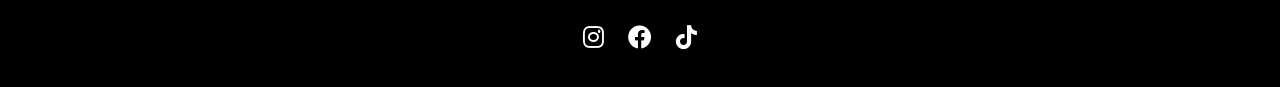
<file: Niku-Blendz/booking.html>
<!DOCTYPE html>
<html lang="en">
<head>
    <meta charset="UTF-8">
    <meta name="viewport" content="width=device-width, initial-scale=1.0">
    <title>Book - Niku Blendz</title>
    <link rel="stylesheet" href="styles.css?v=2">
    <link rel="stylesheet" href="https://cdnjs.cloudflare.com/ajax/libs/font-awesome/6.0.0/css/all.min.css">
    <link href="https://fonts.googleapis.com/css2?family=Kaushan+Script&family=Roboto:wght@400;700&family=Oswald:wght@500;700&display=swap" rel="stylesheet">
</head>
<body>
    <header>
        <div class="container">
            <div class="logo">
                <h1>Niku <span class="accent">Blendz</span></h1>
            </div>
            <nav>
                <div class="lang-selector">
                    <select id="languageSelect">
                        <option value="en">EN</option>
                        <option value="de">DE</option>
                    </select>
                </div>
                <ul>
                    <li><a href="index.html" data-lang-key="nav.home">Home</a></li>
                    <li><a href="index.html#services" data-lang-key="nav.services">Services</a></li>
                    <li><a href="booking.html" class="btn-nav" data-lang-key="nav.book">Book Now</a></li>
                </ul>
            </nav>
        </div>
    </header>

    <div style="height: 100px;"></div> <!-- Spacer -->

    <section id="booking" class="booking">
        <div class="container">
            <h2 data-lang-key="booking.title">Book Your Cut</h2>
            
            <form id="bookingForm">
                <div class="booking-wrapper">
                    <!-- Selezione Servizio -->
                    <div class="form-section">
                        <h3 data-lang-key="booking.step1">1. Choose Service</h3>
                        <div class="service-selection-grid" id="serviceSelection">
                            <div class="service-option" data-value="taglio">
                                <span class="service-name"><i class="fas fa-cut"></i> <span data-lang-key="services.haircut">Haircut</span></span>
                                <span class="service-price">CHF 10</span>
                            </div>
                            <div class="service-option" data-value="completo">
                                <span class="service-name"><i class="fas fa-user-tie"></i> <span data-lang-key="services.haircut_design">Haircut & Design</span></span>
                                <span class="service-price">CHF 13</span>
                            </div>
                        </div>
                        <input type="hidden" id="service" name="service" required>
                    </div>

                    <!-- Calendario e Orari -->
                    <div id="dateTimeSection" class="form-section hidden-section">
                        <h3 data-lang-key="booking.step2">2. Choose Date & Time</h3>
                        <div class="calendar-layout">
                            <!-- Calendario Custom -->
                            <div class="calendar-container">
                                <div class="calendar-header">
                                    <button type="button" id="prevMonth"><i class="fas fa-chevron-left"></i></button>
                                    <h4 id="monthYear">January 2026</h4>
                                    <button type="button" id="nextMonth"><i class="fas fa-chevron-right"></i></button>
                                </div>
                                <div class="calendar-weekdays">
                                    <div data-lang-key="weekday.mon">M</div>
                                    <div data-lang-key="weekday.tue">T</div>
                                    <div data-lang-key="weekday.wed">W</div>
                                    <div data-lang-key="weekday.thu">T</div>
                                    <div data-lang-key="weekday.fri">F</div>
                                    <div data-lang-key="weekday.sat">S</div>
                                    <div data-lang-key="weekday.sun">S</div>
                                </div>
                                <div class="calendar-days" id="calendarDays">
                                    <!-- Days will be generated by JS -->
                                </div>
                            </div>

                            <!-- Orari Disponibili -->
                            <div class="time-slots-container">
                                <h4 id="selectedDateDisplay" data-lang-key="calendar.select_date">Select a date</h4>
                                <div id="timeSlots" class="time-slots-grid">
                                    <!-- Time slots will be generated by JS -->
                                    <p class="placeholder-text" data-lang-key="calendar.placeholder_times">Select a day to see available times.</p>
                                </div>
                            </div>
                        </div>
                        <input type="hidden" id="selectedDate" name="date" required>
                        <input type="hidden" id="selectedTime" name="time" required>
                        <p id="dateTimeError" class="error-msg"></p>
                    </div>

                    <!-- Dati Personali -->
                    <div id="detailsSection" class="form-section hidden-section">
                        <h3 data-lang-key="booking.step3">3. Your Details</h3>
                        <div class="form-group">
                            <label for="name" data-lang-key="booking.details.name">Name and Surname</label>
                            <input type="text" id="name" required placeholder="John Doe">
                        </div>
                        <div class="form-group">
                            <label for="phone" data-lang-key="booking.details.phone">Phone</label>
                            <div class="phone-input-group">
                                <select id="phonePrefix" class="phone-prefix">
                                    <option value="+39" selected>+39 (IT)</option>
                                    <option value="+41">+41 (CH)</option>
                                    <option value="+49">+49 (DE)</option>
                                    <option value="+33">+33 (FR)</option>
                                    <option value="+44">+44 (UK)</option>
                                    <option value="+1">+1 (US)</option>
                                </select>
                                <input type="tel" id="phone" required placeholder="333 1234567">
                            </div>
                        </div>
                        <button type="submit" class="btn-submit" data-lang-key="booking.submit">Confirm Booking</button>
                    </div>
                </div>
            </form>

            <div id="confirmationMessage" class="hidden">
                <i class="fas fa-check-circle"></i>
                <p data-lang-key="booking.confirmation">Thanks! Your booking has been received. We will contact you soon for confirmation.</p>
            </div>
        </div>
    </section>
    
    <footer>
        <div class="container">
            <p data-lang-key="footer.rights">&copy; 2026 Niku Blendz Barber Shop. All rights reserved.</p>
            <div class="socials">
                <a href="#"><i class="fab fa-instagram"></i></a>
                <a href="#"><i class="fab fa-facebook"></i></a>
                <a href="#"><i class="fab fa-tiktok"></i></a>
            </div>
        </div>
    </footer>

    <script src="script.js?v=2"></script>
</body>
</html>
</file>
<file: Niku-Blendz/styles.css>
@font-face {
    font-family: 'Black Brave';
    src: url('BlackBrave-Regular.ttf') format('truetype');
    font-weight: normal;
    font-style: normal;
}

:root {
    --primary-color: #007bff; /* Blue */
    --secondary-color: #0a0a0a; /* Black/Dark Background */
    --text-color: #ffffff;
    --card-bg: #1a1a1a;
    --accent-hover: #0056b3;
    --font-heading: 'Oswald', sans-serif;
    --font-body: 'Roboto', sans-serif;
}

* {
    box-sizing: border-box;
    margin: 0;
    padding: 0;
}

body {
    font-family: var(--font-body);
    background-color: var(--secondary-color);
    color: var(--text-color);
    line-height: 1.6;
}

.container {
    max-width: 1100px;
    margin: 0 auto;
    padding: 0 20px;
}

h1, h2, h3 {
    font-family: var(--font-heading);
    text-transform: uppercase;
}

/* Header */
header {
    background-color: #000;
    padding: 20px 0;
    position: sticky;
    top: 0;
    z-index: 1000;
    border-bottom: 2px solid var(--primary-color);
}

header .container {
    display: flex;
    justify-content: space-between;
    align-items: center;
}

.logo h1 {
    font-family: 'Black Brave', sans-serif;
    font-size: 3rem; 
    color: #fff;
    letter-spacing: 2px;
    font-weight: normal;
}

.logo .accent {
    color: var(--primary-color);
}

nav {
    display: flex;
    align-items: center;
}

nav ul {
    list-style: none;
    display: flex;
    align-items: center;
}

nav ul li {
    margin-left: 20px;
}

nav a {
    color: #fff;
    text-decoration: none;
    font-weight: 500;
    transition: color 0.3s;
}

nav a:hover {
    color: var(--primary-color);
}

.btn-nav {
    border: 2px solid var(--primary-color);
    padding: 8px 20px;
    border-radius: 5px;
}

/* Language Selector */
.lang-selector {
    margin-right: 20px;
}

.lang-selector select {
    background-color: transparent;
    border: 1px solid #fff;
    color: #fff;
    padding: 5px 10px;
    border-radius: 5px;
    cursor: pointer;
    font-family: var(--font-body);
}

.lang-selector select option {
    background-color: #000;
    color: #fff;
}



/* Hero Section */
.hero {
    height: 80vh;
    background: linear-gradient(rgba(0,0,0,0.7), rgba(0,0,0,0.7)), url('https://images.unsplash.com/photo-1585747860715-2ba37e788b70?ixlib=rb-1.2.1&auto=format&fit=crop&w=1353&q=80');
    background-size: cover;
    /* Old hero styles removed/overwritten */
    display: none; 
}

/* NEW Dynamic Hero Section */
.hero {
    height: 100vh;
    background: linear-gradient(-45deg, #ffffff, #e6f2ff, #007bff, #0056b3);
    background-size: 400% 400%;
    animation: gradientBG 15s ease infinite;
    display: flex;
    align-items: center;
    justify-content: center;
    text-align: center;
    position: relative;
    /* Move behind header */
    margin-top: -85px; 
    padding-top: 85px;
}

@keyframes gradientBG {
    0% { background-position: 0% 50%; }
    50% { background-position: 100% 50%; }
    100% { background-position: 0% 50%; }
}

.hero-logo {
    width: 600px;
    max-width: 90%;
    height: auto;
    margin-bottom: 10px;
    animation: fadeInDown 1.5s ease-out;
    filter: drop-shadow(2px 2px 4px rgba(255,255,255,0.5));
}

.hero-title {
    font-family: 'Black Brave', sans-serif;
    font-size: 8rem; 
    color: #000; /* Black text */
    margin-bottom: 10px;
    text-shadow: 2px 2px 4px rgba(255,255,255,0.5);
    animation: fadeInDown 1.5s ease-out;
}

.hero-subtitle {
    font-family: 'Oswald', sans-serif;
    font-size: 2rem;
    color: #333;
    letter-spacing: 5px;
    text-transform: uppercase;
    margin-bottom: 50px;
    animation: fadeInUp 1.5s ease-out 0.5s backwards;
}

.hero-content {
    z-index: 1;
}

/* Animations */
@keyframes fadeInDown {
    from { opacity: 0; transform: translateY(-50px); }
    to { opacity: 1; transform: translateY(0); }
}

@keyframes fadeInUp {
    from { opacity: 0; transform: translateY(50px); }
    to { opacity: 1; transform: translateY(0); }
}

.btn-main {
    display: inline-block;
    background-color: #000;
    color: #fff;
    padding: 15px 40px;
    text-decoration: none;
    font-weight: bold;
    border-radius: 30px;
    transition: all 0.3s;
    font-family: var(--font-heading);
    font-size: 1.2rem;
    box-shadow: 0 5px 15px rgba(0,0,0,0.2);
    animation: fadeInUp 1.5s ease-out 1s backwards;
}

.btn-main:hover {
    background-color: var(--primary-color);
    transform: translateY(-3px);
    box-shadow: 0 10px 20px rgba(0,123,255,0.3);
}


/* Welcome Section */
.welcome-section {
    padding: 60px 0;
    background-color: var(--secondary-color);
    text-align: center;
}

.welcome-text {
    max-width: 800px;
    margin: 0 auto;
}

.welcome-text h2 {
    font-size: 2.5rem;
    margin-bottom: 20px;
    color: var(--primary-color);
}

.welcome-text p {
    margin-bottom: 15px;
    font-size: 1.1rem;
    color: #ccc;
}

/* Gallery Section */
.gallery {
    padding: 60px 0;
    background-color: #121212;
}

.gallery h2 {
    text-align: center;
    font-size: 2.5rem;
    margin-bottom: 40px;
    color: #fff;
}

.gallery-grid {
    display: grid;
    grid-template-columns: repeat(3, 1fr);
    grid-auto-rows: 250px;
    gap: 20px;
    padding: 0 10px;
}

.gallery-grid img {
    width: 100%;
    height: 100%;
    object-fit: cover;
    border-radius: 12px;
    transition: all 0.5s ease;
    filter: brightness(0.9);
    box-shadow: 0 4px 15px rgba(0,0,0,0.5);
}

.gallery-grid img:hover {
    transform: scale(1.02);
    filter: brightness(1.1);
    z-index: 2;
    box-shadow: 0 10px 25px rgba(0, 123, 255, 0.4);
}

/* "Wow" Layout for 4 images */
.gallery-grid img:nth-child(1) {
    grid-column: span 2;
    grid-row: span 2;
}

.gallery-grid img:nth-child(2) {
    grid-column: span 1;
    grid-row: span 1;
}

.gallery-grid img:nth-child(3) {
    grid-column: span 1;
    grid-row: span 1;
}

.gallery-grid img:nth-child(4) {
    grid-column: span 3;
    grid-row: span 1;
    height: 300px;
    object-position: center 30%; /* Adjust focus */
}

/* Mobile Responsiveness */
@media (max-width: 768px) {
    .gallery-grid {
        grid-template-columns: 1fr;
        grid-auto-rows: 300px;
    }

    .gallery-grid img:nth-child(1),
    .gallery-grid img:nth-child(2),
    .gallery-grid img:nth-child(3),
    .gallery-grid img:nth-child(4) {
        grid-column: span 1;
        grid-row: span 1;
    }
}


.btn-main {
    display: inline-block;
    background-color: var(--primary-color);
    color: #fff;
    padding: 15px 30px;
    text-decoration: none;
    font-weight: bold;
    border-radius: 5px;
    transition: background 0.3s;
    font-family: var(--font-heading);
    font-size: 1.2rem;
}

.btn-main:hover {
    background-color: var(--accent-hover);
}

/* Services */
.services {
    padding: 80px 0;
    background-color: #121212;
}

.services h2 {
    text-align: center;
    font-size: 2.5rem;
    margin-bottom: 50px;
    color: var(--primary-color);
}

.service-grid {
    display: grid;
    grid-template-columns: repeat(auto-fit, minmax(250px, 1fr));
    gap: 30px;
}

.service-card {
    background-color: var(--card-bg);
    padding: 30px;
    border-radius: 10px;
    text-align: center;
    transition: transform 0.3s, box-shadow 0.3s;
    border: 1px solid #333;
}

.service-card:hover {
    transform: translateY(-5px);
    box-shadow: 0 5px 15px rgba(0, 123, 255, 0.2);
    border-color: var(--primary-color);
}

.service-card i {
    font-size: 3rem;
    color: var(--primary-color);
    margin-bottom: 20px;
}

.service-card h3 {
    margin-bottom: 15px;
}

.service-card .price {
    display: block;
    margin-top: 15px;
    font-size: 1.5rem;
    font-weight: bold;
    color: #fff;
}

/* Booking Section */
.booking {
    padding: 80px 0;
}

.booking h2 {
    text-align: center;
    margin-bottom: 40px;
    font-size: 2.5rem;
}

form {
    max-width: 900px; /* Increased width for new layout */
    margin: 0 auto;
    background-color: var(--card-bg);
    padding: 40px;
    border-radius: 10px;
    box-shadow: 0 0 20px rgba(0,0,0,0.5);
}

.booking-wrapper {
    display: flex;
    flex-direction: column;
    gap: 30px;
}

.form-section h3 {
    margin-bottom: 20px;
    color: var(--primary-color);
    border-bottom: 1px solid #333;
    padding-bottom: 10px;
}

/* Service Selection Buttons */
.service-selection-grid {
    display: grid;
    grid-template-columns: repeat(auto-fit, minmax(200px, 1fr));
    gap: 15px;
}

.service-option {
    background-color: #2a2a2a;
    border: 1px solid #444;
    padding: 20px;
    border-radius: 8px;
    cursor: pointer;
    transition: all 0.3s;
    display: flex;
    flex-direction: column;
    align-items: center;
    text-align: center;
}

.service-option:hover {
    border-color: var(--primary-color);
    transform: translateY(-2px);
}

.service-option.selected {
    background-color: var(--primary-color);
    border-color: var(--primary-color);
    color: #fff;
    box-shadow: 0 0 15px rgba(0, 123, 255, 0.4);
}

.service-option .service-name {
    font-size: 1.1rem;
    font-weight: bold;
    margin-bottom: 5px;
}

.service-option .service-price {
    font-size: 1rem;
    color: #ccc;
}

.service-option.selected .service-price {
    color: #fff;
}

.hidden-section {
    opacity: 0.5;
    pointer-events: none;
    /* We don't hide it completely to show the user what's coming, strictly speaking 'display: none' works too but opacity hints steps */
}

/* Custom Calendar Layout */
.calendar-layout {
    display: flex;
    flex-direction: column;
    gap: 20px;
}

@media (min-width: 768px) {
    .calendar-layout {
        flex-direction: row;
        align-items: flex-start;
    }
}

/* Calendar Styles */
.calendar-container {
    background-color: #fff; /* Light theme for calendar as requested/implied */
    color: #333;
    border-radius: 8px;
    padding: 15px;
    flex: 1;
    min-width: 300px;
}

.calendar-header {
    display: flex;
    justify-content: space-between;
    align-items: center;
    margin-bottom: 15px;
}

.calendar-header h4 {
    margin: 0;
    font-size: 1.2rem;
    font-family: var(--font-body); /* More standard font for calendar */
    font-weight: bold;
}

.calendar-header button {
    background: none;
    border: none;
    font-size: 1.2rem;
    cursor: pointer;
    color: #555;
}

.calendar-weekdays {
    display: grid;
    grid-template-columns: repeat(7, 1fr);
    text-align: center;
    font-size: 0.8rem;
    color: #888;
    margin-bottom: 10px;
}

.calendar-days {
    display: grid;
    grid-template-columns: repeat(7, 1fr);
    gap: 5px;
}

.calendar-day {
    padding: 10px 5px;
    text-align: center;
    cursor: pointer;
    border-radius: 5px;
    font-size: 0.9rem;
    transition: background 0.2s;
}

.calendar-day:hover:not(.disabled) {
    background-color: #f0f0f0;
}

.calendar-day.selected {
    background-color: #000; /* Black for selected as per image */
    color: #fff;
    font-weight: bold;
}

.calendar-day.disabled {
    color: #ccc;
    cursor: not-allowed;
    text-decoration: line-through;
}

.calendar-day.today {
    border: 1px solid #000;
}

/* Time Slots Styles */
.time-slots-container {
    flex: 1;
    padding: 15px;
    background-color: #2a2a2a; /* Keep dark to blend with form, or make light? Let's make it distinct */
    border-radius: 8px;
    min-height: 300px;
}

.time-slots-container h4 {
    margin-bottom: 20px;
    color: #fff;
    font-family: var(--font-body);
}

.time-slots-grid {
    display: flex; /* Or grid */
    flex-wrap: wrap;
    gap: 10px;
}

.time-btn {
    background-color: transparent;
    border: 1px solid #555;
    color: #fff;
    padding: 10px 20px;
    border-radius: 5px;
    cursor: pointer;
    transition: all 0.2s;
    font-size: 1rem;
    flex: 1 0 30%; /* grow, shrink, basis */
    max-width: 120px;
    text-align: center;
}

.time-btn:hover {
    border-color: var(--primary-color);
    color: var(--primary-color);
}

.time-btn.selected {
    background-color: var(--primary-color);
    border-color: var(--primary-color);
    color: #fff;
}

.placeholder-text {
    color: #777;
    font-style: italic;
    width: 100%;
    text-align: center;
    margin-top: 50px;
}

.form-group {
    margin-bottom: 20px;
}

label {
    display: block;
    margin-bottom: 8px;
    font-weight: bold;
    color: #ccc;
}

input, select {
    width: 100%;
    padding: 12px;
    background-color: #2a2a2a;
    border: 1px solid #444;
    color: #fff;
    border-radius: 5px;
    font-size: 1rem;
}

input:focus, select:focus {
    outline: none;
    border-color: var(--primary-color);
}

.phone-input-group {
    display: flex;
    gap: 10px;
}

.phone-prefix {
    width: auto;
    min-width: 110px;
    flex-shrink: 0;
}

.btn-submit {
    width: 100%;
    padding: 15px;
    background-color: var(--primary-color);
    color: white;
    border: none;
    border-radius: 5px;
    font-size: 1.1rem;
    font-weight: bold;
    cursor: pointer;
    transition: background 0.3s;
}

.btn-submit:hover {
    background-color: var(--accent-hover);
}

.hidden {
    display: none;
}

#confirmationMessage {
    text-align: center;
    background-color: rgba(40, 167, 69, 0.2);
    border: 1px solid #28a745;
    padding: 20px;
    border-radius: 5px;
    margin-top: 20px;
}

#confirmationMessage i {
    font-size: 3rem;
    color: #28a745;
    margin-bottom: 10px;
}

/* Footer */
footer {
    background-color: #000;
    padding: 30px 0;
    text-align: center;
    border-top: 1px solid #333;
    margin-top: 50px;
}

.socials {
    margin-top: 15px;
}

.socials a {
    color: #fff;
    margin: 0 10px;
    font-size: 1.5rem;
    transition: color 0.3s;
}

.socials a:hover {
    color: var(--primary-color);
}

/* Responsive */
@media (max-width: 768px) {
    .container {
        padding: 0 15px;
    }
    
    .hero-title {
        font-size: 4rem;
    }
    
    .hero-subtitle {
        font-size: 1.2rem;
    }

    .form-group-row {
        flex-direction: column;
        gap: 0;
    }

    nav ul {
        display: none; /* simple hide for mobile, normally would use a hamburger menu */
    }
    
    .logo {
        margin: 0 auto;
    }
}
</file>
<file: Trading-Simulator/styles.css>
:root {
    /* Ultra Modern Palette */
    --bg-gradient: radial-gradient(circle at 0% 0%, #eef2f6 0%, #dbeafe 50%, #e0e7ff 100%);
    --panel-bg: rgba(255, 255, 255, 0.75);
    --panel-border: 1px solid rgba(255, 255, 255, 0.8);
    --text-primary: #1e293b;
    --text-secondary: #64748b;
    --accent-color: #3b82f6; /* Blue 500 */
    --accent-hover: #2563eb; /* Blue 600 */
    --success-color: #10b981; /* Emerald 500 */
    --danger-color: #ef4444; /* Red 500 */
    --warning-color: #f59e0b; /* Amber 500 */
    --shadow-sm: 0 2px 4px rgba(148, 163, 184, 0.1);
    --shadow-md: 0 8px 16px -4px rgba(148, 163, 184, 0.15);
    --shadow-lg: 0 20px 25px -5px rgba(148, 163, 184, 0.15), 0 8px 10px -6px rgba(148, 163, 184, 0.1);
    --font-family: 'Inter', system-ui, -apple-system, sans-serif;
    --radius: 16px;
    --glass-blur: 16px;
}

* { box-sizing: border-box; }

body {
    margin: 0;
    font-family: var(--font-family);
    font-size: clamp(16px, 0.2vw + 15px, 18px);
    background: var(--bg-gradient);
    background-attachment: fixed; /* Fix gradient on scroll */
    color: var(--text-primary);
    min-height: 100vh;
    display: flex;
    flex-direction: column;
    overflow-x: hidden;
    overflow-y: auto;
    transition: color 0.4s ease;
}

button { font-family: inherit; }

/* Scrollbar styling */
::-webkit-scrollbar { width: 6px; height: 6px; }
::-webkit-scrollbar-track { background: transparent; }
::-webkit-scrollbar-thumb { background: var(--text-secondary); border-radius: 10px; opacity: 0.2; }
::-webkit-scrollbar-thumb:hover { background: var(--accent-color); }

/* --- Component Styles --- */

/* Header */
.top-bar {
    height: 78px;
    background: var(--panel-bg);
    backdrop-filter: blur(var(--glass-blur));
    -webkit-backdrop-filter: blur(var(--glass-blur));
    border-bottom: var(--panel-border);
    display: flex;
    align-items: center;
    justify-content: space-between;
    padding: 0 2.25rem;
    box-shadow: var(--shadow-sm);
    z-index: 50;
    flex-shrink: 0;
}

.logo {
    font-size: 1.75rem;
    font-weight: 800;
    letter-spacing: -0.03em;
    background: linear-gradient(135deg, var(--accent-color), var(--success-color));
    -webkit-background-clip: text;
    background-clip: text;
    -webkit-text-fill-color: transparent;
    display: flex;
    align-items: center;
    gap: 0.6rem;
    filter: drop-shadow(0 2px 4px rgba(59, 130, 246, 0.2));
}

.logo i { -webkit-text-fill-color: initial; color: var(--accent-color); font-size: 1.4rem; }

.stats-group {
    display: flex;
    gap: 2.5rem;
    background: rgba(0,0,0,0.02);
    padding: 10px 24px;
    border-radius: 99px; /* Max pill shape */
    border: var(--panel-border);
}
.stat-item { display: flex; flex-direction: column; align-items: center; line-height: 1.2; position: relative; }
.stat-item:not(:last-child)::after {
    /* Separator */
    content: ''; position: absolute; right: -1.25rem; top: 20%; height: 60%; width: 1px; background: var(--text-secondary); opacity: 0.2;
}

.stat-item .label { font-size: 0.65rem; font-weight: 700; text-transform: uppercase; color: var(--text-secondary); letter-spacing: 0.08em; margin-bottom: 2px; }
.stat-item .value { font-weight: 700; font-size: 1.25rem; font-variant-numeric: tabular-nums; letter-spacing: -0.02em; }

.controls { display: flex; gap: 0.75rem; align-items: center; }
.btn-icon {
    width: 42px; height: 42px;
    border-radius: 12px;
    border: var(--panel-border);
    background: rgba(255,255,255,0.05);
    color: var(--text-secondary);
    cursor: pointer;
    display: grid;
    place-items: center;
    transition: all 0.3s cubic-bezier(0.4, 0, 0.2, 1);
}
.btn-icon:hover { background: var(--panel-bg); color: var(--accent-color); transform: translateY(-3px); box-shadow: var(--shadow-md); }

.volatility-control {
    display: inline-flex;
    align-items: center;
    gap: 0.5rem;
}

#risk-level {
    width: auto;
    min-width: 140px;
    padding: 6px 28px 6px 10px;
    font-size: 0.78rem;
    border-radius: 8px;
}

/* Main Layout */
.dashboard-grid {
    display: grid;
    grid-template-columns: 360px 1fr 380px;
    gap: 1.75rem;
    padding: 1.75rem 2.25rem;
    min-height: calc(100vh - 78px);
    height: auto;
    max-width: 2100px;
    margin: 0 auto;
    width: 100%;
    align-items: start;
}

.dashboard-grid > * { min-width: 0; }

.panel {
    background: var(--panel-bg);
    backdrop-filter: blur(var(--glass-blur));
    -webkit-backdrop-filter: blur(var(--glass-blur));
    border-radius: var(--radius);
    border: var(--panel-border);
    box-shadow: var(--shadow-md);
    display: flex;
    flex-direction: column;
    overflow: hidden;
    transition: transform 0.3s ease, box-shadow 0.3s ease;
    position: relative;
}
.panel:hover { box-shadow: var(--shadow-lg); border-color: rgba(255,255,255,0.2); }

.panel h3 {
    margin: 0;
    padding: 1.25rem 1.6rem;
    font-size: 1.12rem;
    font-weight: 700;
    border-bottom: 1px solid rgba(128,128,128, 0.08);
    display: flex;
    justify-content: space-between;
    align-items: center;
    background: rgba(0,0,0,0.01);
}
.panel h3 i { color: var(--accent-color); margin-right: 8px; opacity: 0.8; }

/* Market Panel */
.market-panel { overflow: hidden; display: flex; flex-direction: column; }
.market-list-header {
    display: grid; grid-template-columns: 1.5fr 1fr 1fr;
    padding: 0.85rem 1.5rem; font-size: 0.75rem; 
    font-weight: 700; color: var(--text-secondary); text-transform: uppercase; letter-spacing: 0.05em;
    background: rgba(0,0,0,0.02);
}
.market-list { overflow-y: visible; flex: 1; padding: 0.5rem 0; }
.market-item {
    display: grid; grid-template-columns: 1.5fr 1fr 1fr;
    padding: 1rem 1.5rem;
    cursor: pointer; transition: all 0.2s ease; position: relative;
    border-left: 3px solid transparent;
}
.market-item:hover { background: rgba(0,0,0,0.03); transform: translateX(2px); }
.market-item.active { 
    background: linear-gradient(90deg, rgba(59, 130, 246, 0.1) 0%, transparent 100%);
    border-left: 3px solid var(--accent-color);
}
.asset-info { display: flex; flex-direction: column; justify-content: center; }
.asset-symbol { font-weight: 700; font-size: 0.95rem; color: var(--text-primary); }
.asset-name { font-size: 0.75rem; color: var(--text-secondary); margin-top: 2px; }

/* Center Column */
.center-column { display: grid; grid-template-rows: 490px 1fr; gap: 1.5rem; }
.chart-panel { padding: 0.5rem; position: relative; }
canvas#portfolio-chart { border-radius: calc(var(--radius) - 4px); cursor: crosshair; }
#chart-tooltip {
    position: absolute;
    background: rgba(15, 23, 42, 0.9);
    color: white;
    padding: 8px 12px;
    border-radius: 8px;
    font-size: 0.85rem;
    pointer-events: none;
    opacity: 0;
    transition: opacity 0.15s ease, transform 0.15s ease;
    z-index: 10;
    transform: translate(-50%, -130%);
    white-space: nowrap;
    box-shadow: 0 4px 6px rgba(0,0,0,0.2);
    border: 1px solid rgba(255,255,255,0.1);
}

.holdings-panel { display: flex; flex-direction: column; }
.cash-display {
    padding: 1.6rem 1.6rem; font-size: 2rem; font-weight: 800;
    border-bottom: 1px solid rgba(128,128,128, 0.08);
    background: linear-gradient(to right, rgba(16, 185, 129, 0.05), transparent);
    display: flex; flex-direction: column; justify-content: center;
}
.cash-display small { font-size: 0.85rem; font-weight: 600; text-transform: uppercase; color: var(--text-secondary); letter-spacing: 0.05em; margin-bottom: 0.5rem; }

.holdings-table-container { overflow: auto; flex: 1; min-height: 260px; }
.holdings-table { width: 100%; min-width: 620px; border-collapse: separate; border-spacing: 0; font-size: 0.9rem; }
.holdings-table th {
    text-align: left; padding: 1rem 1.5rem; position: sticky; top: 0; background: var(--panel-bg);
    backdrop-filter: blur(10px);
    color: var(--text-secondary); font-size: 0.75rem; font-weight: 700; text-transform: uppercase; z-index: 2;
    border-bottom: 1px solid rgba(128,128,128, 0.1); letter-spacing: 0.05em;
}
.holdings-table td { padding: 1rem 1.5rem; border-bottom: 1px solid rgba(128,128,128, 0.05); transition: background 0.2s; }
.holdings-table tr:last-child td { border-bottom: none; }
.holdings-table tr:hover td { background: rgba(0,0,0,0.02); }

/* Right Panel */
.right-panel { display: flex; flex-direction: column; gap: 1.5rem; background: transparent; border: none; box-shadow: none; overflow: visible; min-height: fit-content; }
.trade-box { background: var(--panel-bg); border-radius: var(--radius); padding: 1.5rem; border: var(--panel-border); box-shadow: var(--shadow-md); backdrop-filter: blur(var(--glass-blur)); -webkit-backdrop-filter: blur(var(--glass-blur)); }

.tabs {
    display: flex; background: rgba(128,128,128,0.08); border-radius: 12px; padding: 4px; margin-bottom: 1.5rem;
}
.tab-btn {
    flex: 1; border: none; background: transparent; padding: 10px; border-radius: 10px;
    cursor: pointer; color: var(--text-secondary); font-weight: 600; font-size: 0.9rem; transition: all 0.3s ease;
}
.tab-btn:hover { color: var(--text-primary); }
.tab-btn.active { background: var(--panel-bg); color: var(--text-primary); box-shadow: var(--shadow-sm); transform: scale(1.02); }
.tab-btn[data-tab="sell"].active { color: var(--danger-color); }
.tab-btn[data-tab="buy"].active { color: var(--success-color); }

.form-group { margin-bottom: 1.25rem; }
.form-group label { display: block; font-size: 0.8rem; font-weight: 700; color: var(--text-secondary); margin-bottom: 0.6rem; letter-spacing: 0.03em; }
.input-wrapper { position: relative; }

input, select {
    width: 100%; padding: 14px 16px; border-radius: 10px; border: 1px solid rgba(128,128,128, 0.2);
    background: rgba(255,255,255,0.05); color: var(--text-primary); font-family: inherit; font-size: 1rem; font-weight: 500;
    transition: all 0.2s;
}
input:hover, select:hover { border-color: rgba(128,128,128, 0.4); }
input:focus, select:focus { outline: none; border-color: var(--accent-color); box-shadow: 0 0 0 3px rgba(59, 130, 246, 0.15); background: rgba(255,255,255,0.1); }

.price-display-large { 
    font-size: clamp(2.5rem, 2.2rem + 1vw, 3rem); font-weight: 800; text-align: center; margin: 1.6rem 0; 
    font-variant-numeric: tabular-nums; letter-spacing: -0.04em;
    background: linear-gradient(135deg, var(--text-primary), var(--text-secondary));
    -webkit-background-clip: text;
    background-clip: text;
    -webkit-text-fill-color: transparent;
}

.btn-primary {
    width: 100%; padding: 18px; 
    background: linear-gradient(135deg, var(--accent-color), var(--accent-hover));
    color: white; border: none;
    border-radius: 10px; font-weight: 600; font-size: 1.06rem; cursor: pointer;
    transition: all 0.2s cubic-bezier(0.4, 0, 0.2, 1);
    box-shadow: 0 4px 12px rgba(59, 130, 246, 0.3);
    position: relative; overflow: hidden;
}
.btn-primary:active { transform: translateY(1px); box-shadow: 0 2px 5px rgba(59, 130, 246, 0.2); }
.btn-danger { background: linear-gradient(135deg, var(--danger-color), #dc2626); box-shadow: 0 4px 12px rgba(239, 68, 68, 0.3); }

/* Shine effect on button */
.btn-primary::after {
    content: ''; position: absolute; top: 0; left: -100%; width: 100%; height: 100%;
    background: linear-gradient(90deg, transparent, rgba(255,255,255,0.2), transparent);
    transition: 0.5s;
}
.btn-primary:hover::after { left: 100%; }

.btn-reset { 
    background: rgba(128,128,128,0.1); 
    color: var(--text-secondary) !important; 
    font-size: 0.85rem; padding: 8px 14px; 
    border-radius: 8px; border: 1px solid rgba(128,128,128,0.2); cursor: pointer; font-weight: 600;
    display: inline-flex;
    align-items: center;
    gap: 0.4rem;
    min-height: 42px;
}
.btn-reset:hover { background: rgba(128,128,128,0.2); color: var(--text-primary) !important; }

.btn-icon:focus-visible,
.btn-reset:focus-visible,
.btn-primary:focus-visible,
.tab-btn:focus-visible {
    outline: 2px solid var(--accent-color);
    outline-offset: 2px;
}

/* History & Strategy */
.history-box { flex: 1; min-height: 250px; display: flex; flex-direction: column; }
.transaction-list { flex: 1; overflow-y: auto; padding: 0.5rem 0; }
.transaction-item {
    padding: 12px 1.5rem; border-bottom: 1px solid rgba(128,128,128, 0.05); display: flex; justify-content: space-between; align-items: center; font-size: 0.9rem;
}
.transaction-item:last-child { border-bottom: none; }
.tx-badge { padding: 4px 8px; border-radius: 6px; font-weight: 700; font-size: 0.7rem; text-transform: uppercase; letter-spacing: 0.05em; }
.tx-buy { background: rgba(16, 185, 129, 0.15); color: var(--success-color); }
.tx-sell { background: rgba(239, 68, 68, 0.15); color: var(--danger-color); }

/* Color utilities & Animations */
.text-green { color: var(--success-color); font-weight: 600; text-shadow: 0 0 20px rgba(16, 185, 129, 0.2); }
.text-red { color: var(--danger-color); font-weight: 600; text-shadow: 0 0 20px rgba(239, 68, 68, 0.2); }

@keyframes flash-green { 0% { background: rgba(16, 185, 129, 0.2); } 100% { background: transparent; } }
@keyframes flash-red { 0% { background: rgba(239, 68, 68, 0.2); } 100% { background: transparent; } }
.flash-up { animation: flash-green 0.6s ease-out; }
.flash-down { animation: flash-red 0.6s ease-out; }

/* Toast Notifications - Glass Style */
#toast-container {
    position: fixed; bottom: 30px; right: 30px; z-index: 1000;
    display: flex; flex-direction: column; gap: 15px; pointer-events: none;
}
.toast {
    pointer-events: auto;
    background: var(--panel-bg); color: var(--text-primary);
    padding: 16px 20px; border-radius: 12px; box-shadow: var(--shadow-lg);
    border: 1px solid rgba(255,255,255,0.1);
    border-left: 5px solid var(--accent-color);
    width: 340px; display: flex; align-items: center; gap: 15px;
    animation: slideIn 0.4s cubic-bezier(0.16, 1, 0.3, 1) forwards;
    backdrop-filter: blur(20px); -webkit-backdrop-filter: blur(20px);
}
.toast.success { border-left-color: var(--success-color); }
.toast.error { border-left-color: var(--danger-color); }
.toast i { font-size: 1.2rem; }
.toast.success i { color: var(--success-color); }
.toast.error i { color: var(--danger-color); }

@keyframes slideIn { from { transform: translateX(100%); opacity: 0; } to { transform: translateX(0); opacity: 1; } }
@keyframes fadeOut { to { opacity: 0; transform: translateY(10px) scale(0.95); } }

/* Responsiveness */
@media (max-width: 1280px) {
    .top-bar { padding: 0 1.2rem; }
    .stats-group { gap: 1.5rem; padding: 8px 16px; }
    .stat-item:not(:last-child)::after { right: -0.8rem; }
}

@media (max-width: 1440px) {
     .dashboard-grid { padding: 1rem; gap: 1rem; grid-template-columns: 320px 1fr 340px; }
     .logo { font-size: 1.3rem; }
}

@media (max-width: 1260px) {
    body { overflow-y: auto; }
    .dashboard-grid {
        grid-template-columns: 300px minmax(0, 1fr);
        grid-template-rows: auto auto;
        height: auto;
        overflow: visible;
    }
    .center-column { grid-template-rows: 400px 1fr; }
    .right-panel {
        grid-column: span 2;
        display: grid;
        grid-template-columns: 1fr 1fr;
    }
}

@media (max-width: 1024px) {
    body { overflow-y: auto; }
    .top-bar {
        height: auto;
        min-height: 76px;
        padding: 0.8rem 1rem;
        flex-wrap: wrap;
        gap: 0.75rem;
    }
    .stats-group {
        order: 3;
        width: 100%;
        justify-content: center;
        margin: 0;
    }
    .dashboard-grid { grid-template-columns: 280px 1fr; grid-template-rows: auto auto; overflow: visible; height: auto; }
    .center-column { grid-template-rows: 400px 1fr; }
    .right-panel { grid-column: span 2; display: grid; grid-template-columns: 1fr 1fr; }
    .history-box { min-height: 200px; }
}

@media (max-width: 768px) {
    body { overflow-y: auto; }
    .dashboard-grid { grid-template-columns: 1fr; padding: 0.5rem; }
    .right-panel { grid-template-columns: 1fr; grid-column: span 1; }
    .top-bar { padding: 0.7rem 0.8rem; }
    .controls { margin-left: auto; }
    .btn-reset { padding: 8px 10px; font-size: 0.8rem; }
    #toast-container { right: 12px; left: 12px; bottom: 12px; }
    .toast { width: auto; }
    .stats-group { display: none; } /* Hide stats on mobile, maybe adjust to show only equity */
}
</file>
<file: Candlecast/style.css>
@font-face{font-family:'Hyperlegible Sans';src:url('hyperlegible-sans/webfonts/HyperlegibleSans-Regular.woff2') format('woff2');font-weight:400;font-style:normal;font-display:swap;}
@font-face{font-family:'Hyperlegible Sans';src:url('hyperlegible-sans/webfonts/HyperlegibleSans-Medium.woff2') format('woff2');font-weight:500;font-style:normal;font-display:swap;}
@font-face{font-family:'Hyperlegible Sans';src:url('hyperlegible-sans/webfonts/HyperlegibleSans-Bold.woff2') format('woff2');font-weight:700;font-style:normal;font-display:swap;}

:root{
  --nav-font:'Hyperlegible Sans', var(--body);
  --bg:#0B0E14; --bg-2:#10141C; --bg-3:#161B24;
  --text:#F2F0E9; --text-dim:#98A0AC; --text-faint:#5C6470;
  --up:#22C55E; --down:#F16A5E;
  --accent:#2FD9C4;
  --gold:#D9A227;
  --hair:#1E2430; --hair-2:#2A3140;
  --paper:#F4F1EA; --ink:#14171C;
  --display:'Urbanist', sans-serif;
  --body:'Manrope', sans-serif;
  --mono:'JetBrains Mono', monospace;
}
*{margin:0;padding:0;box-sizing:border-box;}
html{scroll-behavior:smooth;}
body{font-family:var(--body);background:var(--bg);color:var(--text);line-height:1.5;-webkit-font-smoothing:antialiased;overflow-x:hidden;}
a{color:inherit;text-decoration:none;}
img,svg{display:block;max-width:100%;}
.container{max-width:1180px;margin:0 auto;padding:0 28px;}
section{position:relative;}
.mono{font-family:var(--mono);}

/* ===== NAV ===== */
nav{position:sticky;top:0;z-index:50;background:transparent;border-bottom:1px solid transparent;transition:background 0.3s ease,border-color 0.3s ease;}
nav.nav-solid{background:rgba(8,9,11,0.88);backdrop-filter:blur(10px);-webkit-backdrop-filter:blur(10px);border-bottom:1px solid var(--hair);}
nav .container{display:flex;align-items:center;justify-content:space-between;padding:18px 28px;}
/* mix-blend-mode auto-inverts the nav text against whatever section is scrolling underneath it,
   so it stays readable on both dark and light (sec-light) backgrounds without a solid nav bar. */
nav .logo,nav .nav-links,nav .btn-outline{mix-blend-mode:difference;}
nav{font-family:var(--nav-font);}
.logo{font-family:var(--nav-font);font-weight:700;font-size:14px;color:#fff;display:flex;align-items:center;gap:9px;letter-spacing:0.01em;}
.logo img,.logo .glyph{width:18px;height:18px;border:1px solid var(--hair-2);border-radius:3px;display:flex;align-items:center;justify-content:center;font-size:10px;color:var(--up);}
.nav-links{display:flex;gap:30px;font-family:var(--nav-font);font-size:12.5px;font-weight:500;color:#d8dce2;text-transform:uppercase;letter-spacing:0.06em;}
.nav-links a{transition:color 0.2s;}
.nav-links a:hover{color:#fff;}
.nav-right{display:flex;gap:12px;align-items:center;}
.btn{font-family:var(--mono);font-size:12.5px;font-weight:500;padding:9px 16px;border-radius:4px;display:inline-flex;align-items:center;gap:7px;cursor:pointer;transition:all 0.2s ease;border:1px solid transparent;}
nav .btn{font-family:var(--nav-font);font-weight:600;}
.btn-outline{border-color:var(--hair-2);color:var(--text);}
.btn-outline:hover{border-color:var(--text-dim);}
.btn-solid{background:var(--gold);color:#1A1305;}
.btn-solid:hover{background:#E8B23A;}
.btn-disabled{opacity:0.4;cursor:not-allowed;pointer-events:none;}
.btn-success{color:var(--up)!important;border-color:var(--up)!important;}
.btn-error{color:var(--down)!important;border-color:var(--down)!important;}

/* ===== MOBILE MENU ===== */
.nav-toggle{display:none;flex-direction:column;justify-content:center;gap:5px;width:34px;height:34px;background:transparent;border:none;padding:0;cursor:pointer;mix-blend-mode:difference;}
.nav-toggle span{display:block;width:22px;height:2px;background:#fff;transition:transform 0.25s ease,opacity 0.25s ease;}
.nav-toggle[aria-expanded="true"] span:nth-child(1){transform:translateY(7px) rotate(45deg);}
.nav-toggle[aria-expanded="true"] span:nth-child(2){opacity:0;}
.nav-toggle[aria-expanded="true"] span:nth-child(3){transform:translateY(-7px) rotate(-45deg);}
.mobile-menu{display:none;flex-direction:column;background:rgba(8,9,11,0.97);backdrop-filter:blur(10px);-webkit-backdrop-filter:blur(10px);border-bottom:1px solid var(--hair);padding:6px 28px 18px;}
.mobile-menu.open{display:flex;}
.mobile-menu a{font-family:var(--nav-font);font-size:14.5px;font-weight:500;color:#d8dce2;padding:13px 0;border-bottom:1px solid var(--hair);}
.mobile-menu a:hover{color:#fff;}
.mobile-menu-divider{height:1px;background:var(--hair);margin:4px 0;}
@media(max-width:820px){
  .nav-links{display:none;}
  .nav-toggle{display:flex;}
}
@media(min-width:821px){.mobile-menu{display:none!important;}}

/* ===== FORM STATUS ===== */
.form-status{margin-top:14px;font-family:var(--mono);font-size:12.5px;min-height:16px;}
.form-status.success{color:var(--up);}
.form-status.error{color:var(--down);}

/* ===== TICKER ===== */
.ticker-wrap{background:var(--bg-2);border-bottom:1px solid var(--hair);overflow:hidden;white-space:nowrap;padding:9px 0;}
.ticker{display:inline-flex;font-family:var(--mono);font-size:12px;}
.tick{display:inline-flex;align-items:center;gap:7px;padding:0 22px;color:var(--text-dim);border-right:1px solid var(--hair);}
.tick b{color:var(--text);font-weight:500;}
.tick .up{color:var(--up);} .tick .down{color:var(--down);}

/* ===== HERO ===== */
.hero{padding:88px 0 0;position:relative;}
.hero-grid{display:grid;grid-template-columns:1.05fr 0.95fr;gap:56px;align-items:center;}
.eyebrow{font-family:var(--mono);font-size:11.5px;color:var(--text-dim);letter-spacing:0.08em;text-transform:uppercase;margin-bottom:24px;display:flex;align-items:center;gap:10px;}
.eyebrow .led{width:6px;height:6px;border-radius:50%;background:var(--up);box-shadow:0 0 6px var(--up);animation:blink 2s infinite;}
@keyframes blink{0%,100%{opacity:1;}50%{opacity:0.3;}}
.hero h1{font-family:var(--display);font-weight:600;font-size:clamp(34px,4.4vw,54px);line-height:1.12;letter-spacing:-0.015em;margin-bottom:24px;}
.hero h1 .word{display:inline-block;overflow:hidden;}
.hero h1 b{color:var(--up);font-weight:600;}
.hero p.lead{font-size:16.5px;color:var(--text-dim);max-width:480px;margin-bottom:36px;}
.hero-cta{display:flex;gap:12px;flex-wrap:wrap;margin-bottom:56px;}
.hero-stats{display:grid;grid-template-columns:repeat(3,1fr);border-top:1px solid var(--hair);padding-top:26px;gap:20px;}
.stat-label{font-family:var(--mono);font-size:10.5px;color:var(--text-faint);text-transform:uppercase;letter-spacing:0.05em;margin-bottom:8px;}
.stat-value{font-family:var(--mono);font-size:22px;font-weight:700;color:var(--text);}
.stat-value.up{color:var(--up);}

/* Candlestick chart panel */
.chart-panel{background:var(--bg-2);border:1px solid var(--hair);border-radius:6px;padding:20px;position:relative;}
.chart-panel .cp-head{display:flex;justify-content:space-between;align-items:center;margin-bottom:14px;font-family:var(--mono);font-size:11.5px;color:var(--text-dim);}
.cp-head .price{color:var(--text);font-weight:600;font-size:14px;}
.cp-head .chg.up{color:var(--up);} .cp-head .chg.down{color:var(--down);}
#candlesChart{width:100%;height:280px;}
.cp-foot{display:flex;justify-content:space-between;font-family:var(--mono);font-size:10.5px;color:var(--text-faint);margin-top:10px;padding-top:12px;border-top:1px solid var(--hair);}
@media(max-width:900px){.hero-grid{grid-template-columns:1fr;} .hero-stats{grid-template-columns:repeat(3,1fr);}}

/* ===== SECTION HEADERS ===== */
.section-pad{padding:100px 0;}
.kicker{font-family:var(--mono);font-size:11.5px;color:var(--text-dim);text-transform:uppercase;letter-spacing:0.08em;margin-bottom:16px;}
h2{font-family:var(--display);font-weight:600;font-size:clamp(26px,3.2vw,40px);letter-spacing:-0.01em;margin-bottom:16px;max-width:640px;}
.section-lead{font-size:16px;color:var(--text-dim);max-width:580px;margin-bottom:56px;}

/* ===== SCANNER TABLE ===== */
.scanner{background:var(--bg-2);border:1px solid var(--hair);border-radius:6px;overflow:hidden;}
.scan-row{display:grid;grid-template-columns:1.6fr 1fr 1fr 1fr 1.4fr;align-items:center;padding:16px 22px;border-bottom:1px solid var(--hair);font-size:13px;}
.scan-row.head{font-family:var(--mono);font-size:10.5px;color:var(--text-faint);text-transform:uppercase;letter-spacing:0.05em;background:var(--bg-3);}
.scan-row:last-child{border-bottom:none;}
.scan-row .fold-name{font-family:var(--mono);color:var(--text);font-weight:500;}
.scan-row .acc{font-family:var(--mono);font-weight:600;}
.dots{display:flex;gap:4px;}
.dot{width:7px;height:7px;border-radius:50%;background:var(--hair-2);}
.dot.up{background:var(--up);} .dot.down{background:var(--down);}
.verdict{font-family:var(--mono);font-size:11px;padding:3px 9px;border-radius:3px;display:inline-block;}
.verdict.pass{color:var(--up);background:rgba(46,204,113,0.1);}
.verdict.watch{color:var(--gold);background:rgba(217,162,39,0.12);}
@media(max-width:760px){.scan-row{grid-template-columns:1.4fr 1fr 1fr;font-size:12px;} .scan-row span:nth-child(4),.scan-row span:nth-child(5){display:none;}}

/* ===== TOUR (swipe) ===== */
.tour-wrap{overflow-x:auto;scroll-snap-type:x mandatory;display:flex;gap:18px;padding-bottom:20px;-webkit-overflow-scrolling:touch;}
.tour-wrap::-webkit-scrollbar{height:6px;}
.tour-wrap::-webkit-scrollbar-thumb{background:var(--hair-2);border-radius:3px;}
.tour-card{scroll-snap-align:start;flex:0 0 340px;background:var(--bg-2);border:1px solid var(--hair);border-radius:6px;overflow:hidden;}
.tour-card .tc-img{height:190px;background:var(--bg-3);display:flex;align-items:center;justify-content:center;color:var(--text-faint);font-family:var(--mono);font-size:11px;position:relative;overflow:hidden;}
.tour-card .tc-body{padding:20px;}
.tour-card .tc-tag{font-family:var(--mono);font-size:10.5px;color:var(--up);text-transform:uppercase;letter-spacing:0.05em;margin-bottom:8px;}
.tour-card h4{font-family:var(--display);font-size:16.5px;font-weight:600;margin-bottom:6px;}
.tour-card p{font-size:13px;color:var(--text-dim);}
.swipe-hint{font-family:var(--mono);font-size:11px;color:var(--text-faint);text-align:right;margin-top:-8px;margin-bottom:24px;}

/* ===== COVERAGE ===== */
.glass-bg{position:relative;background:radial-gradient(720px circle at 20% 0%, rgba(47,217,196,0.08), transparent 60%),
  radial-gradient(640px circle at 85% 100%, rgba(217,162,39,0.06), transparent 55%);}
.coverage-grid{display:grid;grid-template-columns:1fr 1fr;gap:1px;background:rgba(255,255,255,0.06);border:1px solid rgba(255,255,255,0.08);border-radius:10px;overflow:hidden;backdrop-filter:blur(16px);-webkit-backdrop-filter:blur(16px);box-shadow:0 8px 32px rgba(0,0,0,0.25);}
.cov-col{background:rgba(16,20,28,0.55);padding:26px;backdrop-filter:blur(16px);-webkit-backdrop-filter:blur(16px);}
.cov-col .cov-title{font-family:var(--mono);font-size:11px;color:var(--text-faint);text-transform:uppercase;letter-spacing:0.06em;margin-bottom:18px;}
.cov-item{display:flex;justify-content:space-between;align-items:center;padding:13px 0;border-bottom:1px solid var(--hair);font-size:14px;}
.cov-item:last-child{border-bottom:none;}
.badge{font-family:var(--mono);font-size:10px;padding:3px 8px;border-radius:3px;text-transform:uppercase;letter-spacing:0.04em;}
.badge.live{color:var(--up);background:rgba(46,204,113,0.1);}
.badge.soon{color:var(--text-faint);background:rgba(255,255,255,0.04);}
@media(max-width:700px){.coverage-grid{grid-template-columns:1fr;}}

/* ===== HONESTY (light section) ===== */
.honesty{background:var(--paper);color:var(--ink);}
.honesty-grid{display:grid;grid-template-columns:1fr 1fr;gap:60px;align-items:start;}
.honesty p{color:#5C5748;font-size:15.5px;margin-bottom:18px;}
.honesty strong{color:var(--ink);}
.faq-item{padding:22px 0;border-top:1px solid #E2DDCE;}
.faq-item:last-child{border-bottom:1px solid #E2DDCE;}
.faq-item h4{font-family:var(--display);font-size:16px;font-weight:600;margin-bottom:8px;color:var(--ink);}
.faq-item p{font-size:14px;margin:0;color:#5C5748;}
@media(max-width:820px){.honesty-grid{grid-template-columns:1fr;gap:36px;}}

/* ===== GET IT ===== */
.get-grid{display:grid;grid-template-columns:1fr 1fr;gap:1px;background:var(--hair);border:1px solid var(--hair);border-radius:6px;overflow:hidden;}
.get-card{padding:32px 28px;display:flex;flex-direction:column;gap:14px;background:var(--bg-2);}
.get-card .tag{font-family:var(--mono);font-size:10.5px;color:var(--up);text-transform:uppercase;letter-spacing:0.06em;}
.get-card h3{font-family:var(--display);font-size:20px;font-weight:600;}
.get-card p{font-size:14px;color:var(--text-dim);flex-grow:1;}
.get-card code{font-family:var(--mono);font-size:12px;background:var(--bg);color:var(--up);padding:14px 16px;border-radius:4px;display:block;overflow-x:auto;white-space:pre;border:1px solid var(--hair);}
@media(max-width:820px){.get-grid{grid-template-columns:1fr;}}

/* ===== NEWSLETTER ===== */
.newsletter{text-align:center;padding:90px 0;}
.nl-form{display:flex;gap:10px;max-width:420px;margin:0 auto;}
.nl-form input{flex:1;background:var(--bg-2);border:1px solid var(--hair-2);color:var(--text);padding:13px 16px;border-radius:4px;font-family:var(--body);font-size:14px;}
.nl-form input::placeholder{color:var(--text-faint);}
.nl-form input:focus{outline:none;border-color:var(--accent);}
@media(max-width:520px){.nl-form{flex-direction:column;}}

/* ===== FOOTER ===== */
footer{background:var(--bg-2);color:var(--text-faint);padding:46px 0 30px;border-top:1px solid var(--hair);}
.footer-grid{display:flex;justify-content:space-between;align-items:flex-start;flex-wrap:wrap;gap:24px;margin-bottom:30px;}
.footer-cols{display:flex;gap:56px;flex-wrap:wrap;}
.footer-col{display:flex;flex-direction:column;gap:11px;}
.footer-col-title{font-family:var(--mono);font-size:10.5px;color:var(--text-faint);text-transform:uppercase;letter-spacing:0.06em;margin-bottom:3px;}
.footer-col a{font-family:var(--mono);font-size:12.5px;color:var(--text-dim);}
.footer-col a:hover{color:var(--text);}
.footer-disclaimer{font-size:11.5px;line-height:1.6;border-top:1px solid var(--hair);padding-top:22px;}
.copyright{font-family:var(--mono);font-size:11px;color:var(--text-faint);margin-top:14px;}

/* ===== SUBPAGE HERO ===== */
.page-hero{padding:150px 0 64px;}
.page-hero h1{font-family:var(--display);font-weight:600;font-size:clamp(30px,4vw,46px);letter-spacing:-0.015em;margin-bottom:18px;max-width:720px;}
.page-hero p{font-size:16px;color:var(--text-dim);max-width:600px;}

/* ===== GUIDES ===== */
.guide-layout{display:grid;grid-template-columns:220px 1fr;gap:56px;align-items:start;}
.guide-toc{position:sticky;top:96px;display:flex;flex-direction:column;gap:2px;}
.guide-toc a{font-family:var(--mono);font-size:12px;color:var(--text-faint);padding:8px 0;border-left:2px solid var(--hair);padding-left:14px;transition:color .2s ease,border-color .2s ease;}
.guide-toc a:hover{color:var(--text);border-color:var(--hair-2);}
.guide-section{padding-bottom:60px;margin-bottom:60px;border-bottom:1px solid var(--hair);scroll-margin-top:100px;}
.guide-section:last-child{border-bottom:none;margin-bottom:0;padding-bottom:0;}
.guide-section h2{font-size:clamp(22px,2.6vw,30px);margin-bottom:14px;}
.guide-section p{color:var(--text-dim);font-size:15px;line-height:1.65;margin-bottom:14px;max-width:680px;}
.guide-section ul{color:var(--text-dim);font-size:15px;line-height:1.7;margin:0 0 14px 20px;max-width:680px;}
.guide-section li{margin-bottom:6px;}
.glossary-grid{display:grid;grid-template-columns:1fr 1fr;gap:1px;background:var(--hair);border:1px solid var(--hair);border-radius:6px;overflow:hidden;margin-top:10px;}
.glossary-item{background:var(--bg-2);padding:20px 22px;}
.glossary-item dt{font-family:var(--mono);font-size:12.5px;color:var(--up);margin-bottom:6px;}
.glossary-item dd{font-size:13.5px;color:var(--text-dim);line-height:1.55;}
@media(max-width:860px){
  .guide-layout{grid-template-columns:1fr;}
  .guide-toc{position:static;flex-direction:row;flex-wrap:wrap;gap:8px 18px;padding-bottom:24px;border-bottom:1px solid var(--hair);margin-bottom:8px;}
  .guide-toc a{padding:0;border-left:none;}
  .glossary-grid{grid-template-columns:1fr;}
}

/* ===== COMPANY / LEGAL ===== */
.legal-layout{display:grid;grid-template-columns:200px 1fr;gap:56px;align-items:start;}
.legal-section{padding-bottom:52px;margin-bottom:52px;border-bottom:1px solid var(--hair);scroll-margin-top:100px;}
.legal-section:last-child{border-bottom:none;margin-bottom:0;padding-bottom:0;}
.legal-section h2{font-size:clamp(20px,2.4vw,26px);margin-bottom:14px;}
.legal-section p{color:var(--text-dim);font-size:14.5px;line-height:1.65;margin-bottom:14px;max-width:680px;}
.legal-section ul{color:var(--text-dim);font-size:14.5px;line-height:1.7;margin:0 0 14px 20px;max-width:680px;}
.legal-section li{margin-bottom:6px;}
@media(max-width:860px){.legal-layout{grid-template-columns:1fr;}}

::selection{background:var(--up);color:var(--ink);}
:focus-visible{outline:1px solid var(--accent);outline-offset:2px;}
.reveal{opacity:0;}
@media (prefers-reduced-motion: reduce){ * { animation-duration: 0.01ms !important; animation-iteration-count: 1 !important; transition-duration: 0.01ms !important; scroll-behavior: auto !important; } }

/* ===== GRAIN ===== */
#grain{position:fixed;inset:0;z-index:998;pointer-events:none;opacity:0.035;mix-blend-mode:overlay;}

/* ===== SPOTLIGHT ===== */
.spotlight{position:absolute;inset:0;pointer-events:none;z-index:1;
  background:radial-gradient(480px circle at var(--sx,50%) var(--sy,20%), rgba(124,156,240,0.10), transparent 55%);
  transition:opacity 0.3s ease;}

/* ===== PIN-SCROLL PIPELINE ===== */
.pin-wrap{height:340vh;position:relative;}
.pin-stage{position:sticky;top:0;height:100vh;display:flex;flex-direction:column;justify-content:center;overflow:hidden;}
.pin-head{padding:0 0 40px;}
.pin-track{display:flex;gap:24px;width:max-content;padding:0 28px;}
.pin-card{width:min(78vw,420px);flex:0 0 auto;background:var(--bg-2);border:1px solid var(--hair);border-radius:8px;padding:38px 32px;}
.pin-card .pipe-num{font-family:var(--mono);font-size:12px;color:var(--up);font-weight:700;margin-bottom:22px;}
.pin-card h3{font-family:var(--display);font-size:23px;font-weight:600;margin-bottom:14px;}
.pin-card p{font-size:14.5px;color:var(--text-dim);line-height:1.6;}
.pin-progress{position:absolute;bottom:36px;left:28px;right:28px;height:1px;background:var(--hair);}
.pin-progress-bar{height:100%;background:var(--up);width:0%;}
@media(max-width:900px){
  .pin-wrap{height:auto;}
  .pin-stage{position:static;height:auto;display:block;}
  .pin-track{flex-direction:column;width:100%;padding:0;}
  .pin-card{width:100%;}
  .pin-progress{display:none;}
}

/* ===== MASK HEADING ===== */
.mask{overflow:hidden;display:block;}
.mask-inner{display:block;will-change:transform;}

/* ===== ALTERNATING LIGHT SECTIONS ===== */
.sec-light{background:var(--paper);}
.sec-light .kicker{color:#8A8370;}
.sec-light .section-lead{color:#6B6656;}
.sec-light h2{color:var(--ink);}
.sec-light .swipe-hint{color:#9B9480;}
.sec-light .eyebrow{color:#6B6656;}

/* ===== SCROLLEXPAND (React Bits, ported to vanilla JS/CSS) ===== */
.scroll-expand{position:relative;width:100%;height:100%;}
.scroll-expand__track{position:relative;width:100%;}
.scroll-expand__stage{position:sticky;top:0;width:100%;overflow:hidden;--se-title-size:4rem;}
.scroll-expand__frame{position:absolute;inset:0;clip-path:inset(21% 29% 21% 29% round 24px);will-change:clip-path;background:#080A0F;}
.scroll-expand__media{position:absolute;inset:0;width:100%;height:100%;will-change:transform;transform-origin:center;user-select:none;}
.scroll-expand__media canvas{width:100%;height:100%;display:block;}
.scroll-expand__scrim{position:absolute;inset:0;pointer-events:none;
  background:linear-gradient(to top, rgba(5,8,19,0.85), rgba(5,8,19,0.1) 45%, rgba(5,8,19,0.4));opacity:0;}
.scroll-expand__overlay{position:absolute;inset:0;display:flex;flex-direction:column;align-items:center;justify-content:center;
  text-align:center;padding:6%;opacity:0;will-change:opacity, transform;}
.scroll-expand__title{position:absolute;inset:0;display:flex;align-items:center;justify-content:center;margin:0;padding:0 6%;
  text-align:center;font-size:var(--se-title-size);font-weight:700;letter-spacing:-0.02em;line-height:1.05;color:#fff;
  text-shadow:0 2px 24px rgba(0,0,0,0.45);pointer-events:none;will-change:opacity, transform;}
.scroll-expand__hint{position:absolute;left:0;right:0;bottom:1.5rem;text-align:center;font-size:0.8125rem;
  letter-spacing:0.06em;text-transform:uppercase;color:rgba(255,255,255,0.6);pointer-events:none;will-change:opacity, transform;}

/* ===== LIGHTFALL (React Bits, ported to vanilla WebGL — no ogl dependency) ===== */
.lightfall-bg{position:absolute;inset:0;overflow:hidden;pointer-events:none;}
.lightfall-bg canvas{width:100%;height:100%;display:block;}
.content-above{position:relative;z-index:2;}
</file>
